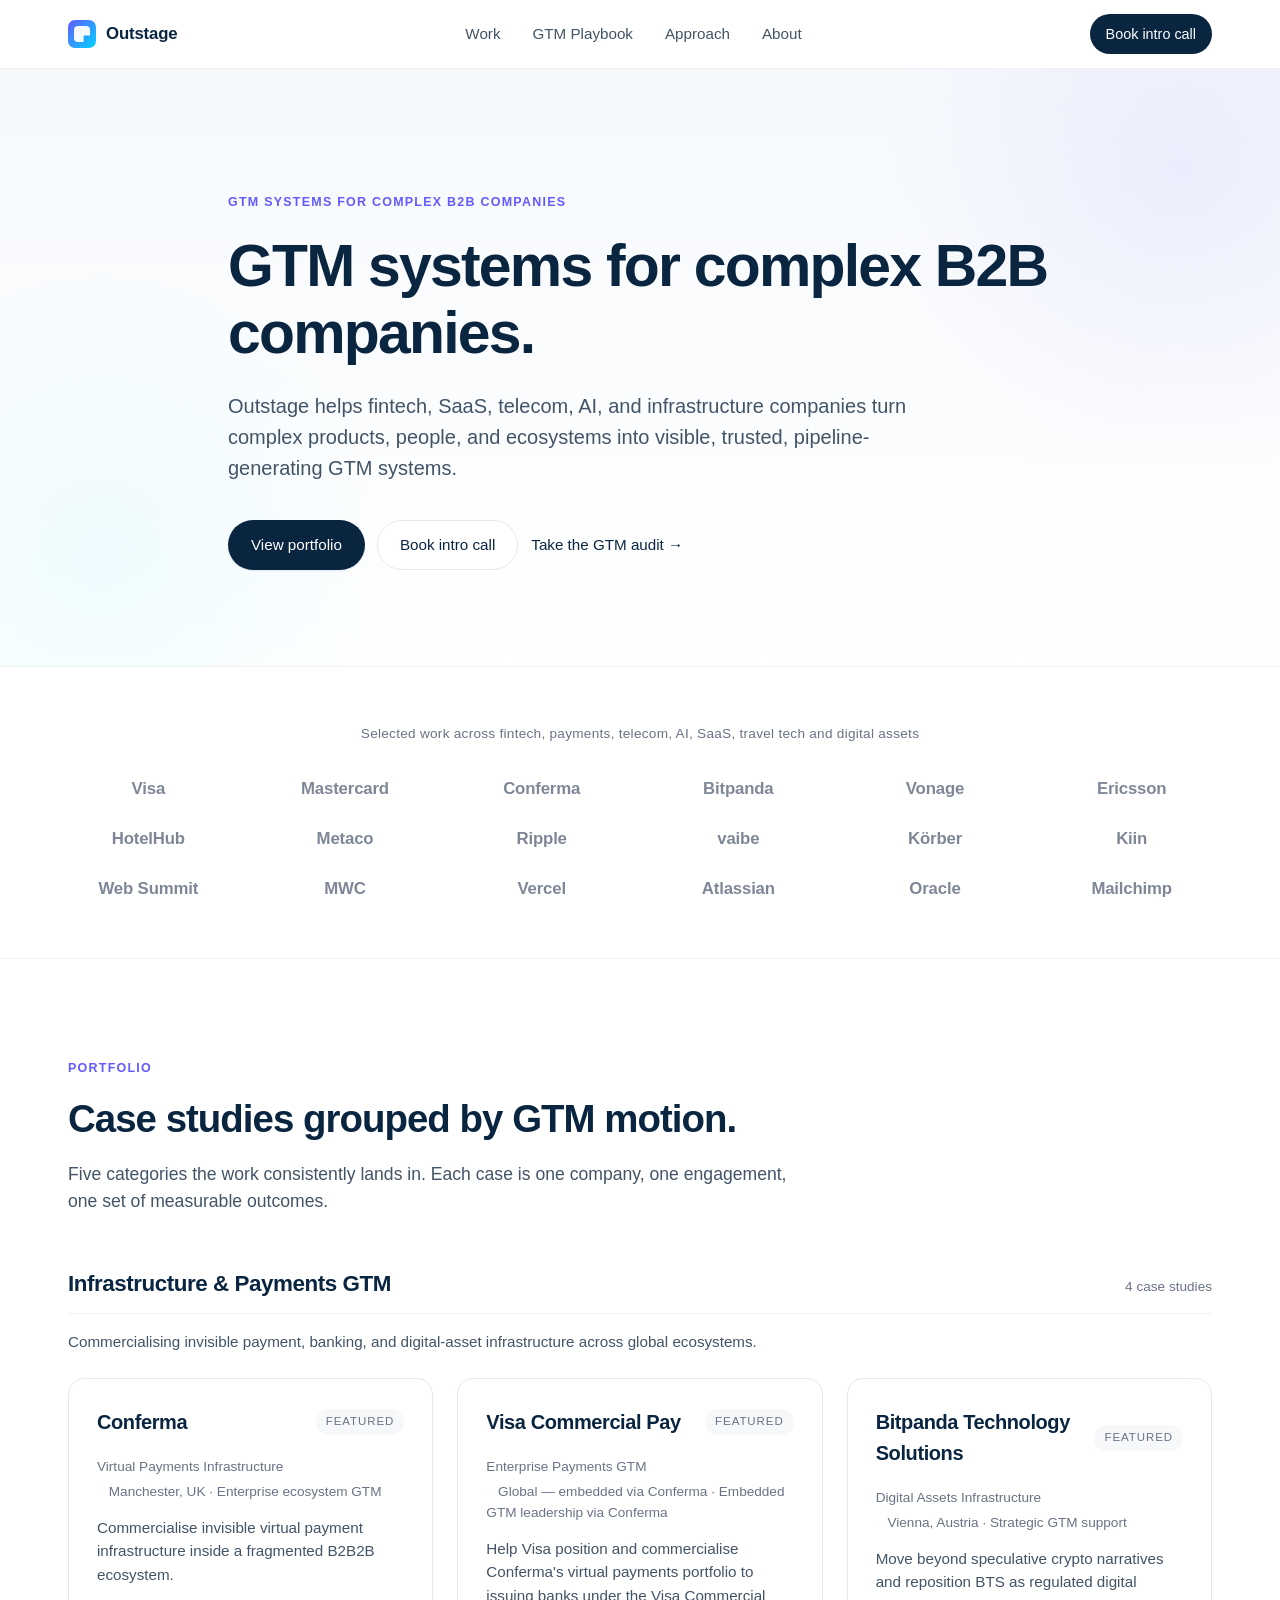
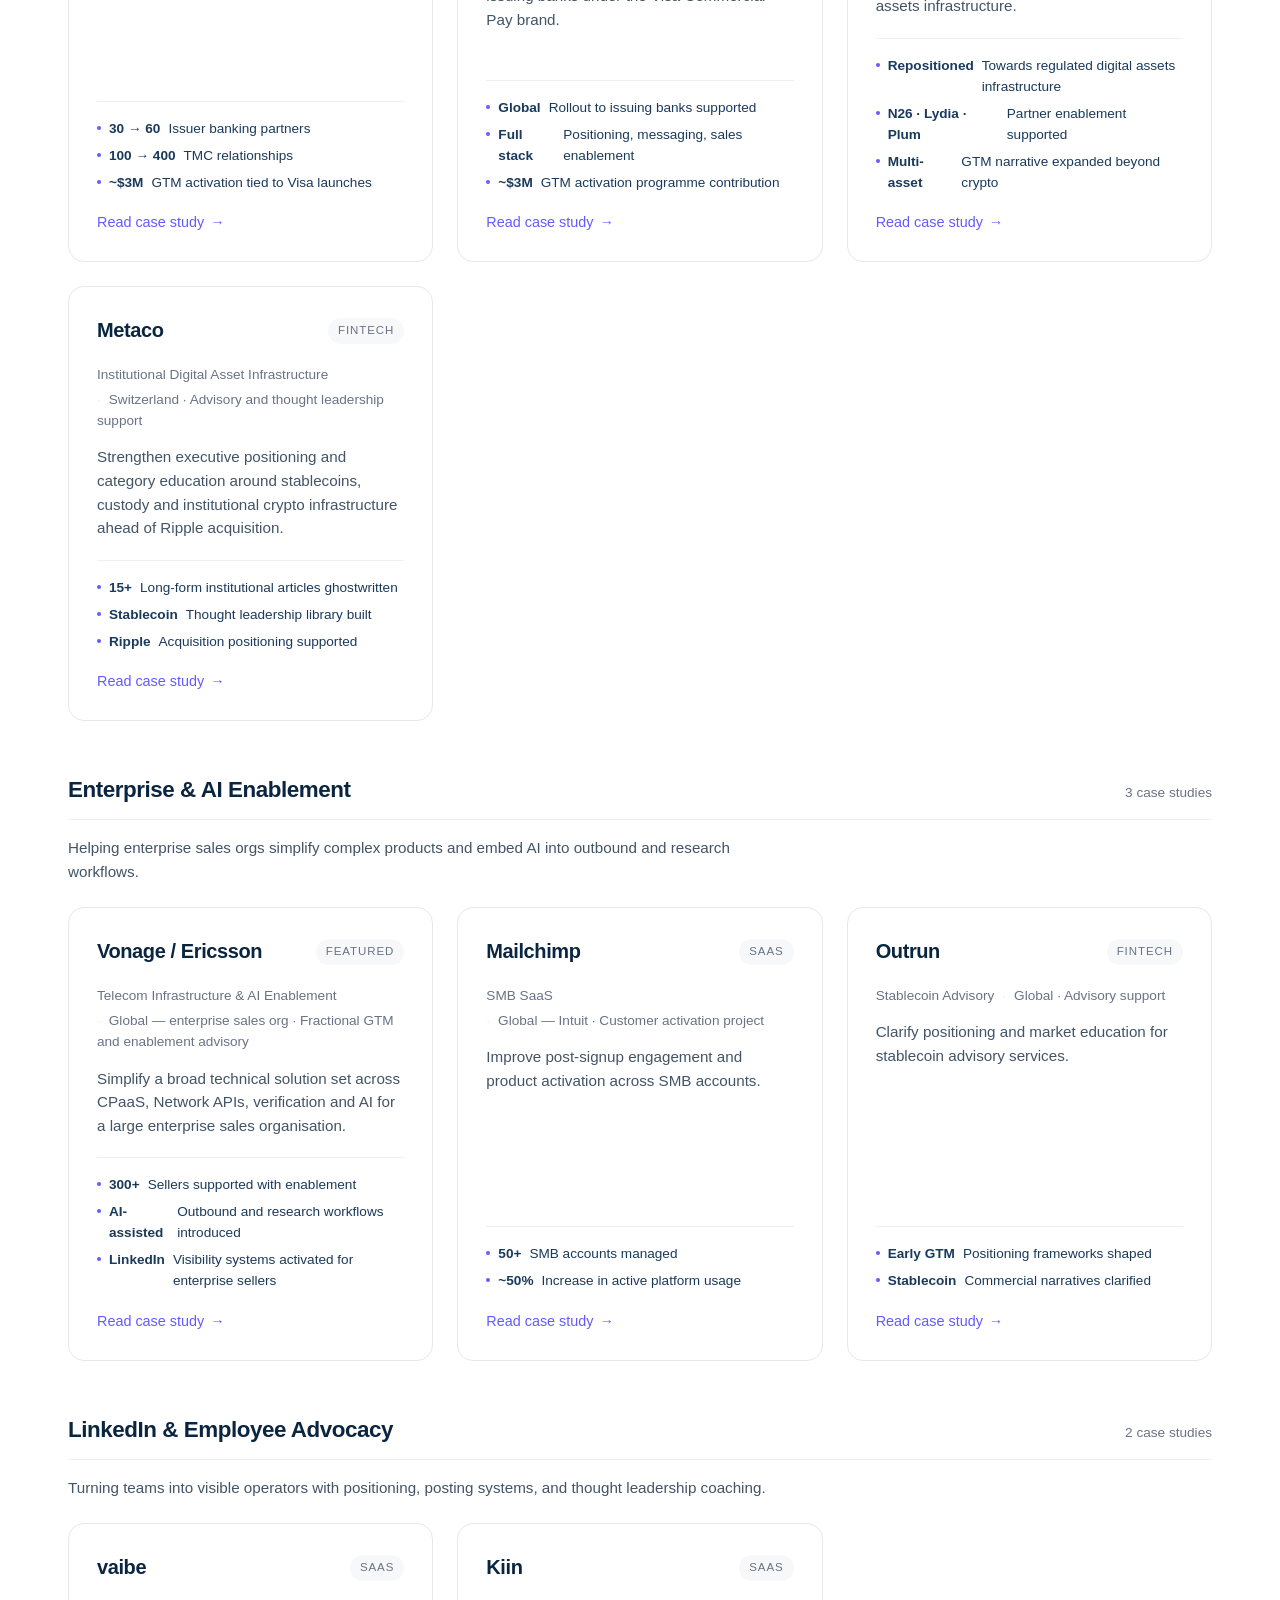
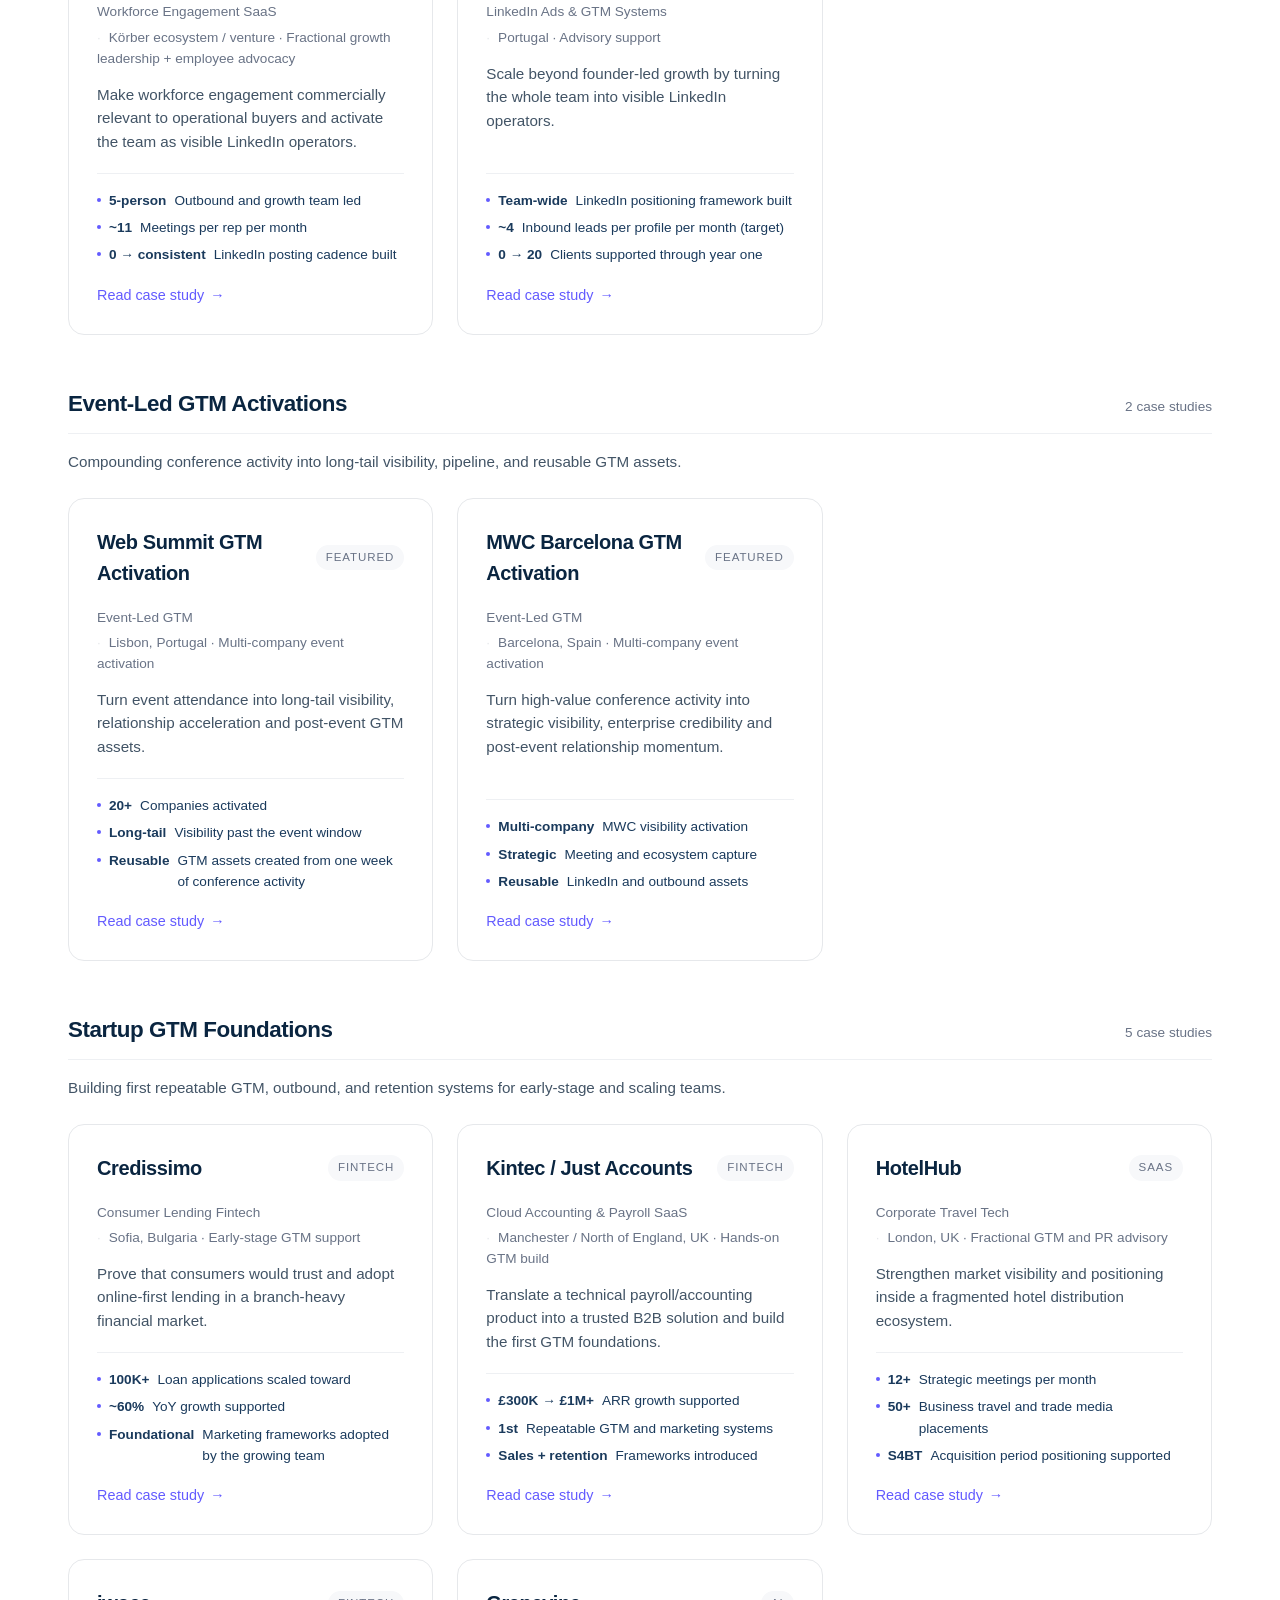
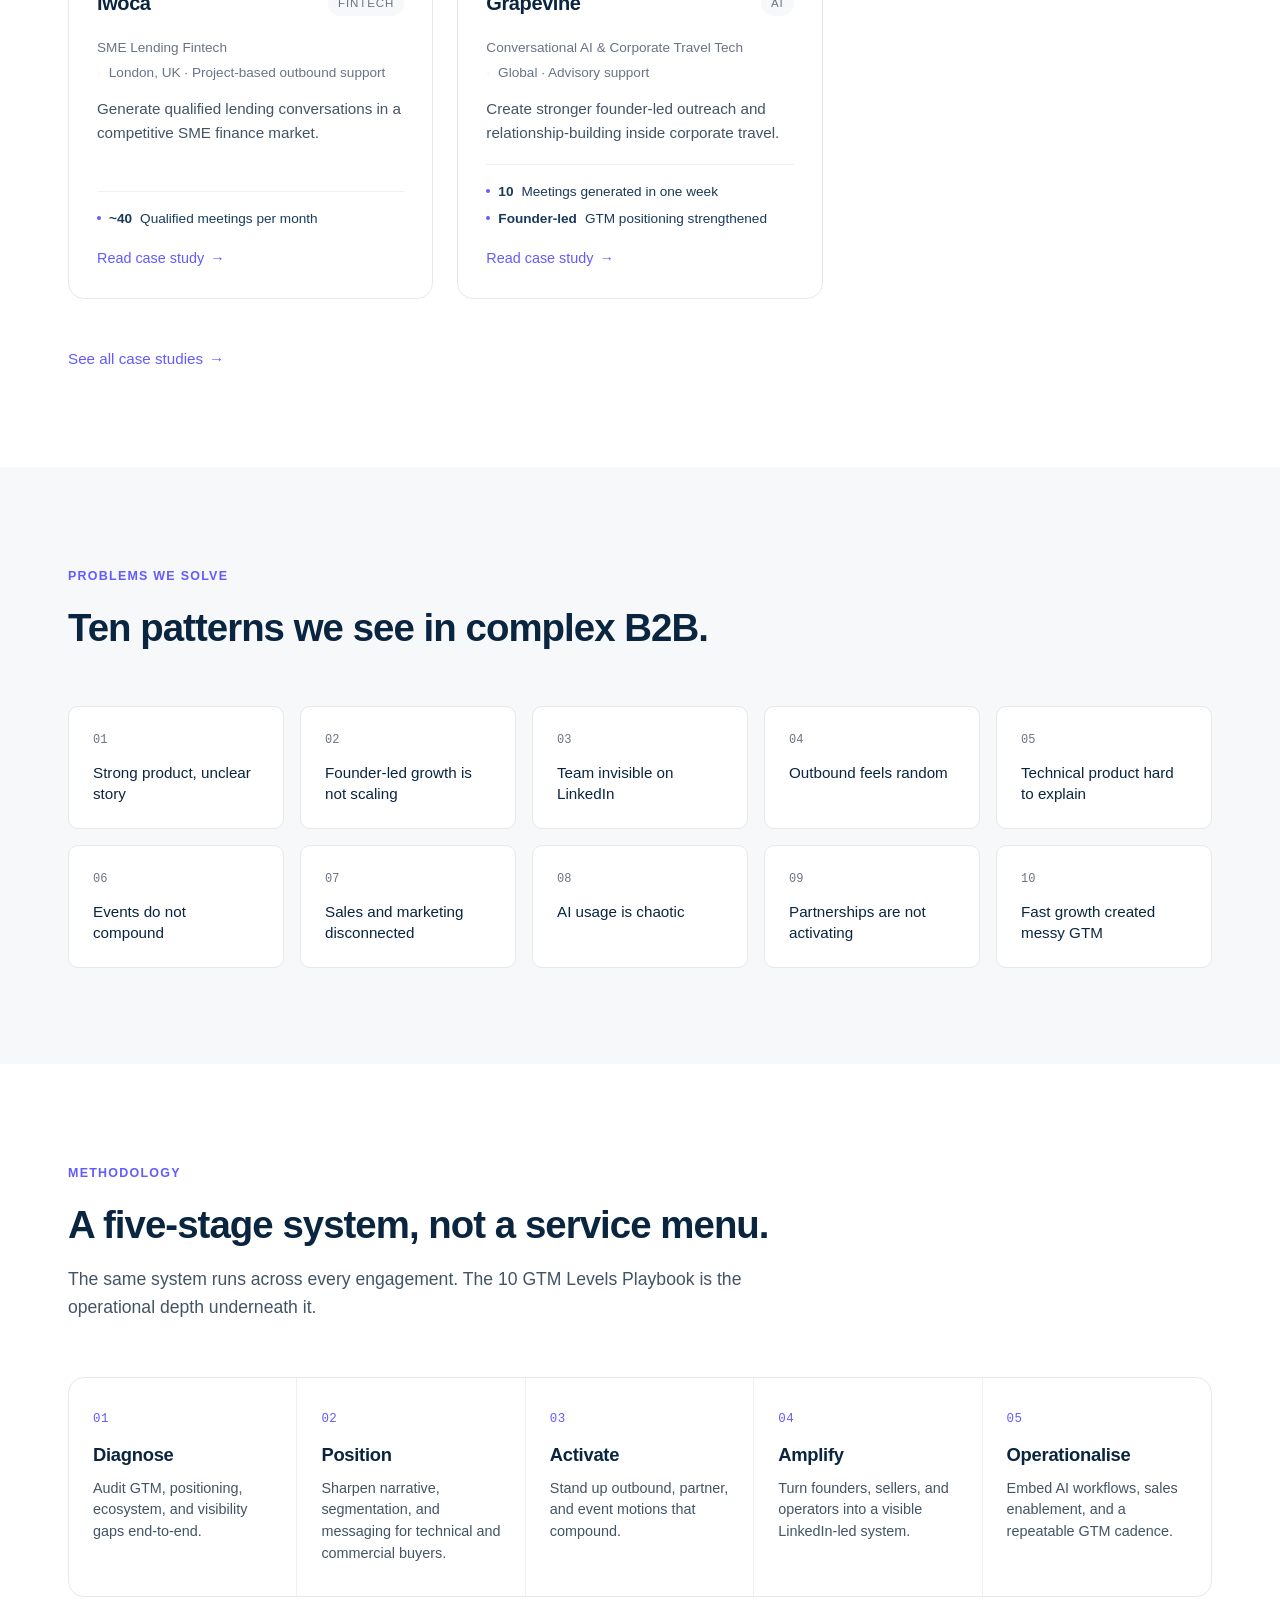
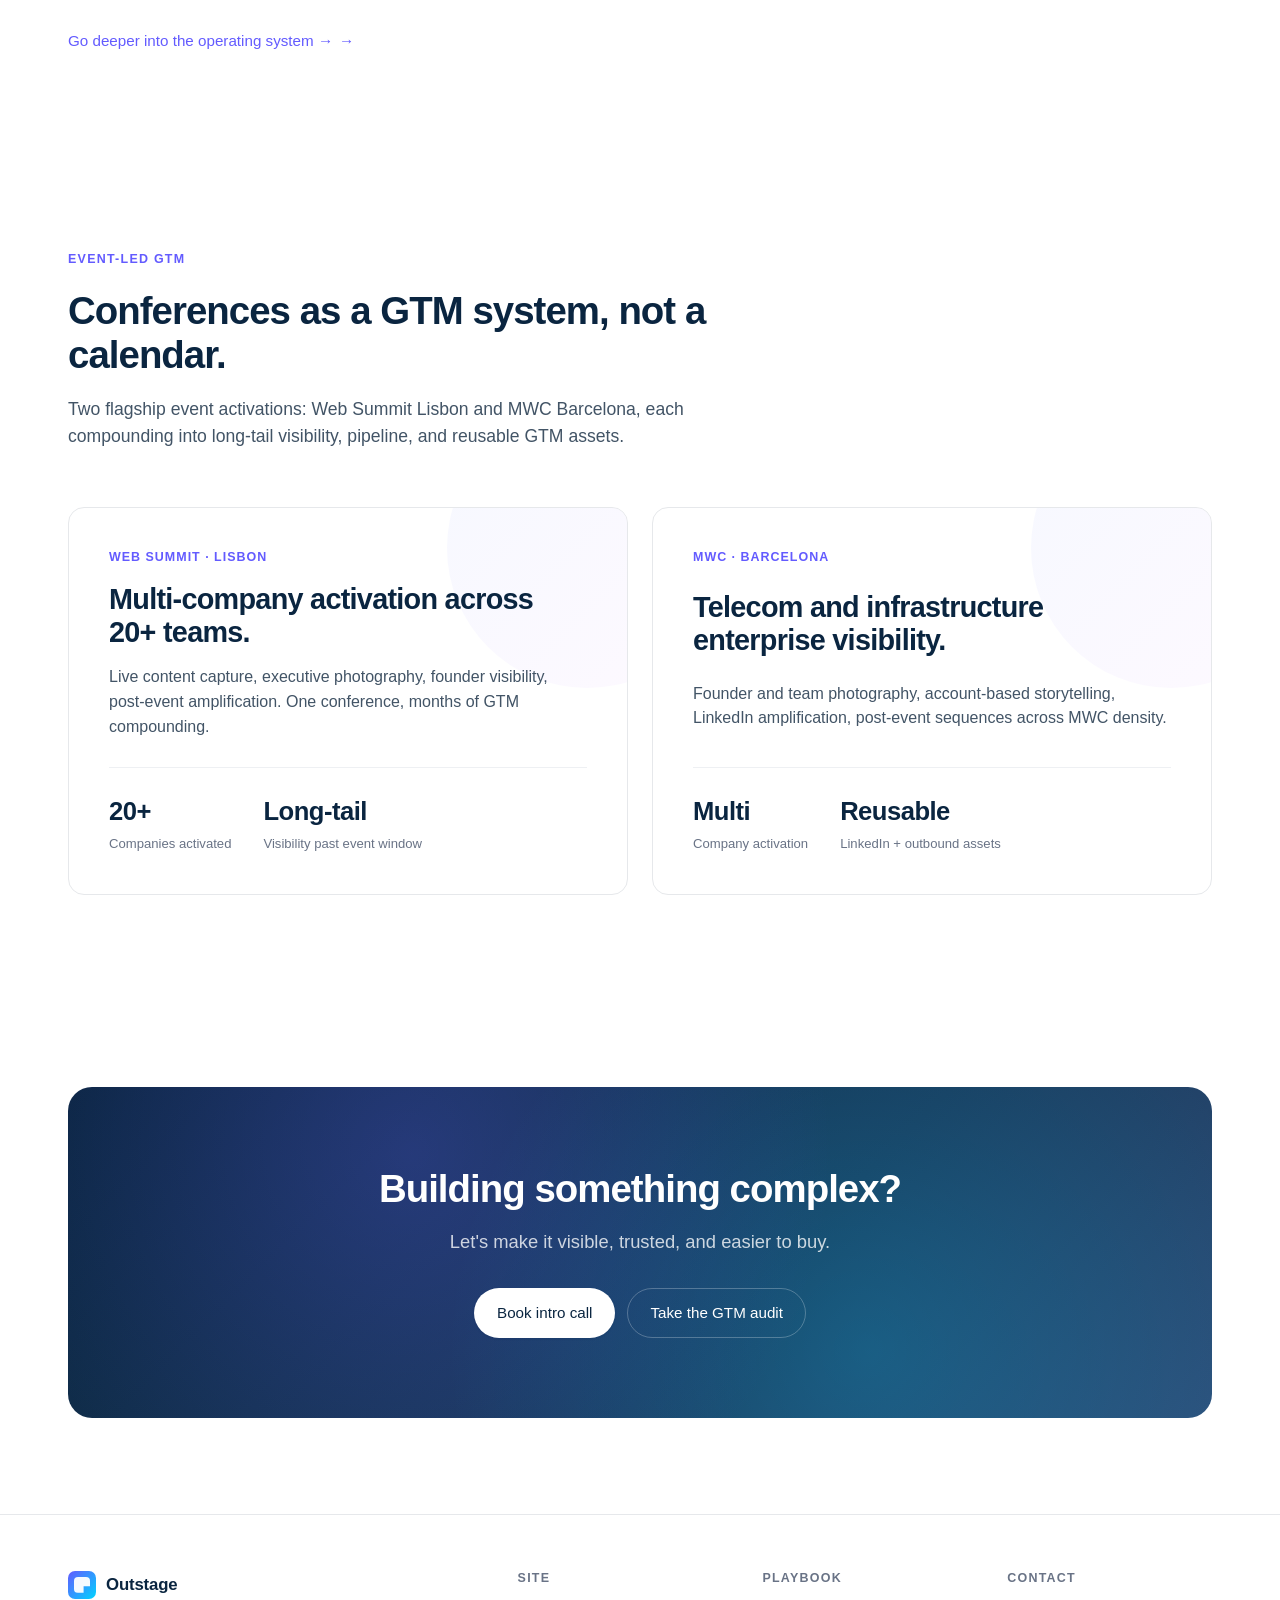
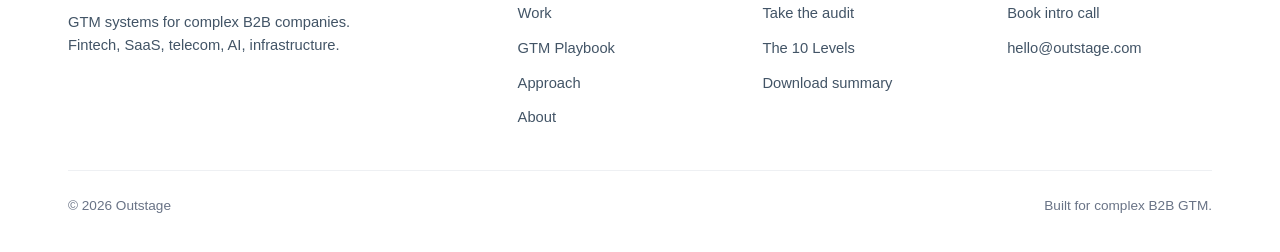
<file: index.html>
<!doctype html>
<html lang="en">
<head>
  <meta charset="utf-8" />
  <meta name="viewport" content="width=device-width,initial-scale=1" />
  <base href="./" />
  <title>Outstage — GTM systems for complex B2B companies</title>
  <meta name="description" content="Outstage helps fintech, SaaS, telecom, AI and infrastructure companies turn complex products into visible, trusted, pipeline-generating GTM systems." />
  <link rel="preconnect" href="https://rsms.me/" />
  <link rel="stylesheet" href="https://rsms.me/inter/inter.css" />
  <link rel="stylesheet" href="css/styles.css" />
</head>
<body>
  <header class="nav">
    <div class="nav-inner">
      <a class="brand" href="./"><span class="brand-mark"></span> Outstage</a>
      <nav class="nav-links">
        <a href="work.html">Work</a>
        <a href="playbook/">GTM Playbook</a>
        <a href="approach.html">Approach</a>
        <a href="about.html">About</a>
      </nav>
      <a class="nav-cta" href="contact.html">Book intro call</a>
    </div>
  </header>

  <main>
    <section class="hero">
      <div class="container hero-inner">
        <span class="eyebrow">GTM systems for complex B2B companies</span>
        <h1>GTM systems for complex B2B companies.</h1>
        <p class="hero-sub">Outstage helps fintech, SaaS, telecom, AI, and infrastructure companies turn complex products, people, and ecosystems into visible, trusted, pipeline-generating GTM systems.</p>
        <div class="btn-row">
          <a class="btn btn-primary" href="work.html">View portfolio</a>
          <a class="btn btn-secondary" href="contact.html">Book intro call</a>
          <a class="btn btn-ghost" href="playbook/">Take the GTM audit →</a>
        </div>
      </div>
    </section>

    <section class="logo-strip">
      <div class="container">
        <div class="logo-strip-label">Selected work across fintech, payments, telecom, AI, SaaS, travel tech and digital assets</div>
        <div class="logo-grid" id="logo-strip"></div>
      </div>
    </section>

    <section>
      <div class="container">
        <div class="section-head">
          <span class="eyebrow">Portfolio</span>
          <h2>Case studies grouped by GTM motion.</h2>
          <p>Five categories the work consistently lands in. Each case is one company, one engagement, one set of measurable outcomes.</p>
        </div>
        <div id="portfolio-groups"></div>
        <div style="margin-top:48px"><a class="arrow-link" href="work.html">See all case studies</a></div>
      </div>
    </section>

    <section class="problems-section">
      <div class="container">
        <div class="section-head">
          <span class="eyebrow">Problems we solve</span>
          <h2>Ten patterns we see in complex B2B.</h2>
        </div>
        <div class="problems-grid" id="problems-grid"></div>
      </div>
    </section>

    <section>
      <div class="container">
        <div class="section-head">
          <span class="eyebrow">Methodology</span>
          <h2>A five-stage system, not a service menu.</h2>
          <p>The same system runs across every engagement. The 10 GTM Levels Playbook is the operational depth underneath it.</p>
        </div>
        <div class="method-grid" id="method-grid"></div>
        <div style="margin-top:32px"><a class="arrow-link" href="playbook/">Go deeper into the operating system →</a></div>
      </div>
    </section>

    <section>
      <div class="container">
        <div class="section-head">
          <span class="eyebrow">Event-led GTM</span>
          <h2>Conferences as a GTM system, not a calendar.</h2>
          <p>Two flagship event activations: Web Summit Lisbon and MWC Barcelona, each compounding into long-tail visibility, pipeline, and reusable GTM assets.</p>
        </div>
        <div class="feature-row">
          <a class="feature-card" href="case-studies/case.html?slug=web-summit">
            <div class="feature-card-tag">Web Summit · Lisbon</div>
            <h3>Multi-company activation across 20+ teams.</h3>
            <p>Live content capture, executive photography, founder visibility, post-event amplification. One conference, months of GTM compounding.</p>
            <div class="feature-card-stats">
              <div><div class="feature-card-stat-num">20+</div><div class="feature-card-stat-label">Companies activated</div></div>
              <div><div class="feature-card-stat-num">Long-tail</div><div class="feature-card-stat-label">Visibility past event window</div></div>
            </div>
          </a>
          <a class="feature-card" href="case-studies/case.html?slug=mwc-barcelona">
            <div class="feature-card-tag">MWC · Barcelona</div>
            <h3>Telecom and infrastructure enterprise visibility.</h3>
            <p>Founder and team photography, account-based storytelling, LinkedIn amplification, post-event sequences across MWC density.</p>
            <div class="feature-card-stats">
              <div><div class="feature-card-stat-num">Multi</div><div class="feature-card-stat-label">Company activation</div></div>
              <div><div class="feature-card-stat-num">Reusable</div><div class="feature-card-stat-label">LinkedIn + outbound assets</div></div>
            </div>
          </a>
        </div>
      </div>
    </section>

    <section>
      <div class="container">
        <div class="cta-band">
          <h2>Building something complex?</h2>
          <p>Let's make it visible, trusted, and easier to buy.</p>
          <div class="btn-row" style="justify-content:center;display:flex">
            <a class="btn btn-primary" href="contact.html">Book intro call</a>
            <a class="btn btn-secondary" href="playbook/">Take the GTM audit</a>
          </div>
        </div>
      </div>
    </section>
  </main>

  <footer class="footer">
    <div class="container">
      <div class="footer-inner">
        <div class="footer-brand">
          <a class="brand" href="./"><span class="brand-mark"></span> Outstage</a>
          <p>GTM systems for complex B2B companies. Fintech, SaaS, telecom, AI, infrastructure.</p>
        </div>
        <div class="footer-col">
          <h5>Site</h5>
          <ul>
            <li><a href="work.html">Work</a></li>
            <li><a href="playbook/">GTM Playbook</a></li>
            <li><a href="approach.html">Approach</a></li>
            <li><a href="about.html">About</a></li>
          </ul>
        </div>
        <div class="footer-col">
          <h5>Playbook</h5>
          <ul>
            <li><a href="playbook/audit.html">Take the audit</a></li>
            <li><a href="playbook/">The 10 Levels</a></li>
            <li><a href="playbook/results.html">Download summary</a></li>
          </ul>
        </div>
        <div class="footer-col">
          <h5>Contact</h5>
          <ul>
            <li><a href="contact.html">Book intro call</a></li>
            <li><a href="mailto:hello@outstage.com">hello@outstage.com</a></li>
          </ul>
        </div>
      </div>
      <div class="footer-bottom">
        <span>© <span data-year></span> Outstage</span>
        <span>Built for complex B2B GTM.</span>
      </div>
    </div>
  </footer>

  <script src="js/data.js"></script>
  <script src="js/render.js"></script>
  <script src="js/site.js"></script>
  <script src="js/home.js"></script>
</body>
</html>
</file>
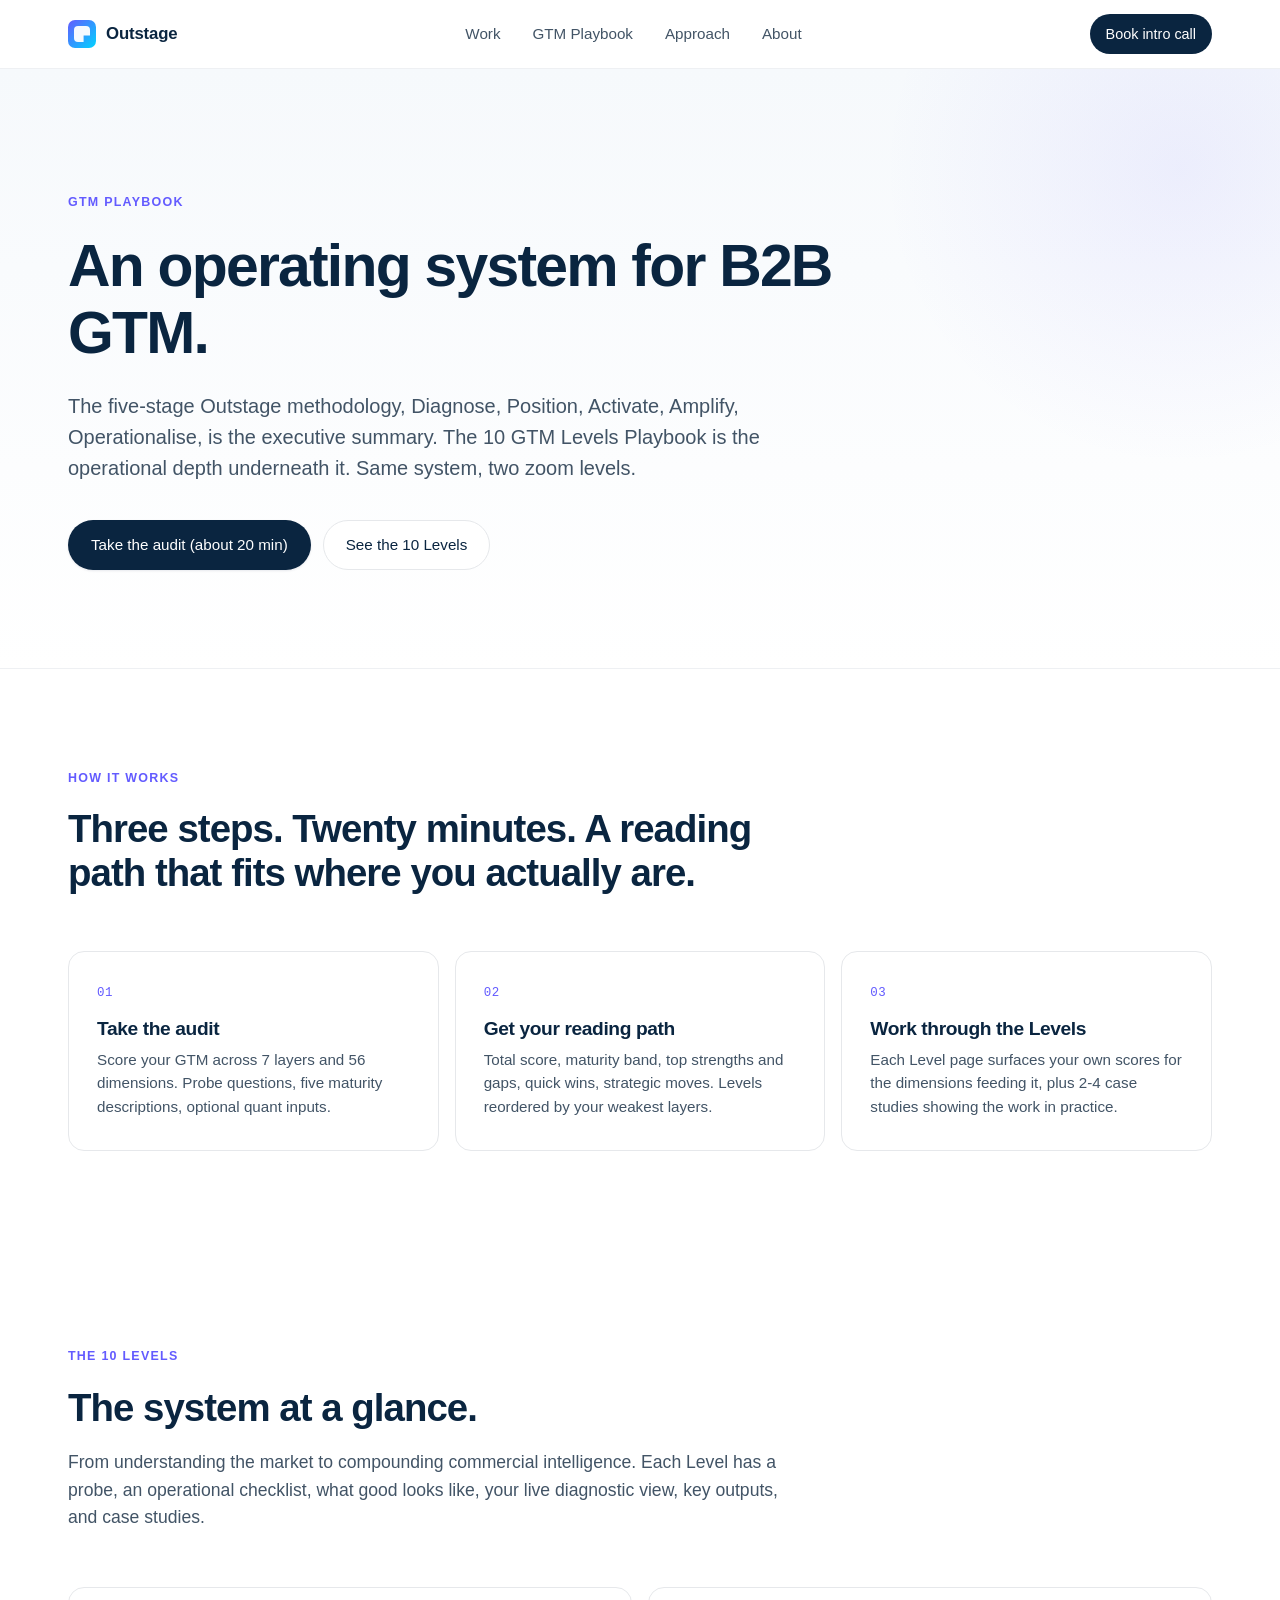
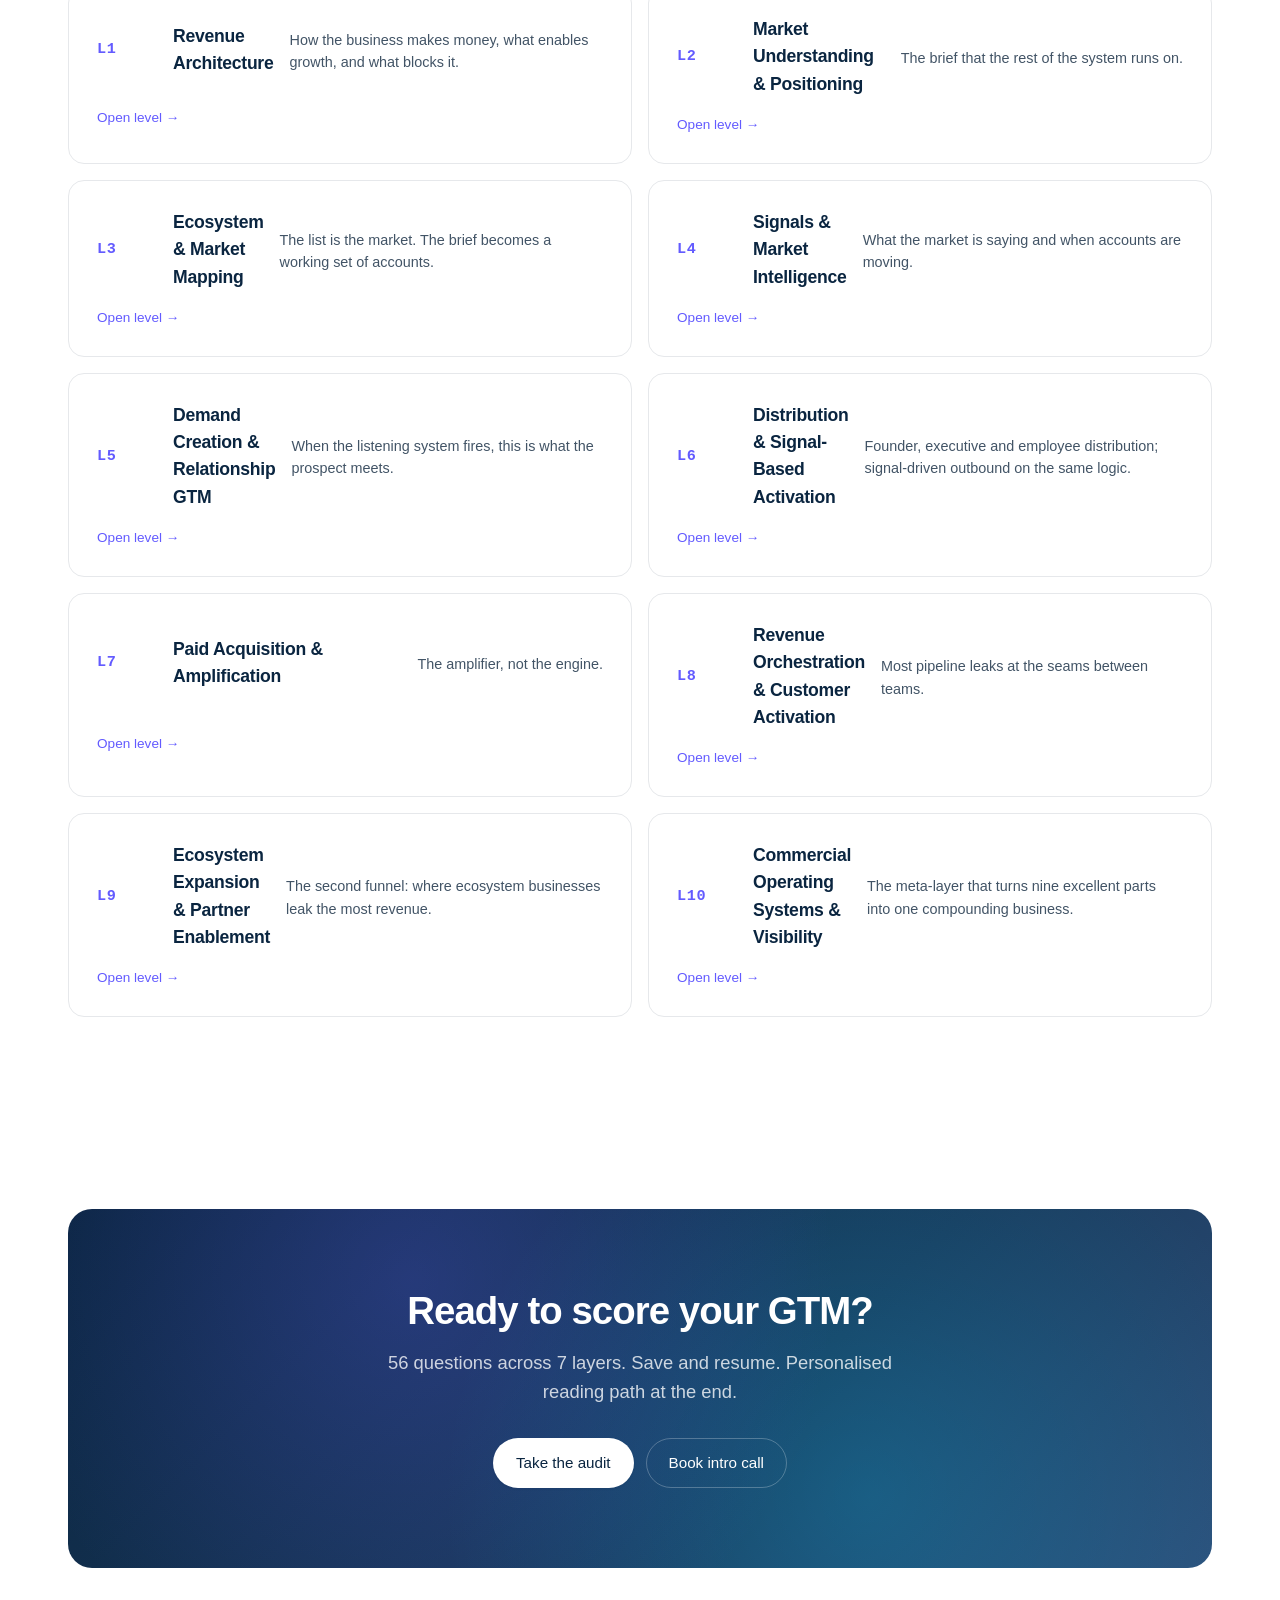
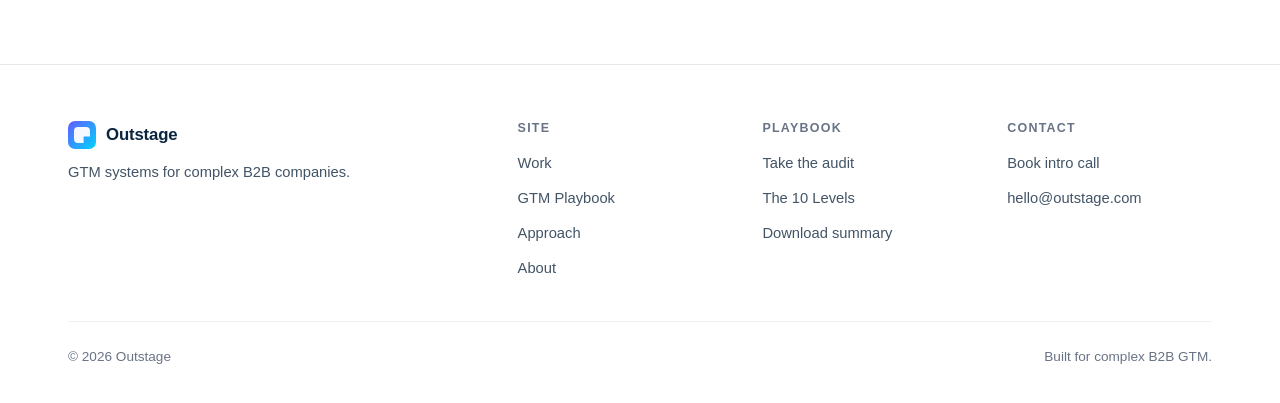
<file: playbook/index.html>
<!doctype html>
<html lang="en">
<head>
  <meta charset="utf-8" />
  <meta name="viewport" content="width=device-width,initial-scale=1" />
  <base href="../" />
  <title>GTM Playbook · Outstage</title>
  <meta name="description" content="The Outstage 10 GTM Levels operating system, taught as a learning experience, with a 56-dimension diagnostic." />
  <link rel="stylesheet" href="https://rsms.me/inter/inter.css" />
  <link rel="stylesheet" href="css/styles.css" />
</head>
<body>
  <header class="nav">
    <div class="nav-inner">
      <a class="brand" href="./"><span class="brand-mark"></span> Outstage</a>
      <nav class="nav-links">
        <a href="work.html">Work</a>
        <a href="playbook/">GTM Playbook</a>
        <a href="approach.html">Approach</a>
        <a href="about.html">About</a>
      </nav>
      <a class="nav-cta" href="contact.html">Book intro call</a>
    </div>
  </header>

  <main>
    <section class="pb-hero">
      <div class="container">
        <span class="eyebrow">GTM Playbook</span>
        <h1>An operating system for B2B GTM.</h1>
        <p class="hero-sub">The five-stage Outstage methodology, Diagnose, Position, Activate, Amplify, Operationalise, is the executive summary. The 10 GTM Levels Playbook is the operational depth underneath it. Same system, two zoom levels.</p>
        <div class="btn-row">
          <a class="btn btn-primary" href="playbook/audit.html">Take the audit (about 20 min)</a>
          <a class="btn btn-secondary" href="playbook/#levels">See the 10 Levels</a>
        </div>
        <div id="resume-state" style="margin-top:18px"></div>
      </div>
    </section>

    <section>
      <div class="container">
        <div class="section-head">
          <span class="eyebrow">How it works</span>
          <h2>Three steps. Twenty minutes. A reading path that fits where you actually are.</h2>
        </div>
        <div class="pb-how">
          <div class="pb-how-card">
            <div class="pb-how-num">01</div>
            <h3>Take the audit</h3>
            <p>Score your GTM across 7 layers and 56 dimensions. Probe questions, five maturity descriptions, optional quant inputs.</p>
          </div>
          <div class="pb-how-card">
            <div class="pb-how-num">02</div>
            <h3>Get your reading path</h3>
            <p>Total score, maturity band, top strengths and gaps, quick wins, strategic moves. Levels reordered by your weakest layers.</p>
          </div>
          <div class="pb-how-card">
            <div class="pb-how-num">03</div>
            <h3>Work through the Levels</h3>
            <p>Each Level page surfaces your own scores for the dimensions feeding it, plus 2-4 case studies showing the work in practice.</p>
          </div>
        </div>
      </div>
    </section>

    <section id="levels">
      <div class="container">
        <div class="section-head">
          <span class="eyebrow">The 10 Levels</span>
          <h2>The system at a glance.</h2>
          <p>From understanding the market to compounding commercial intelligence. Each Level has a probe, an operational checklist, what good looks like, your live diagnostic view, key outputs, and case studies.</p>
        </div>
        <div class="levels-grid" id="levels-grid"></div>
      </div>
    </section>

    <section>
      <div class="container">
        <div class="cta-band">
          <h2>Ready to score your GTM?</h2>
          <p>56 questions across 7 layers. Save and resume. Personalised reading path at the end.</p>
          <div class="btn-row" style="justify-content:center;display:flex">
            <a class="btn btn-primary" href="playbook/audit.html">Take the audit</a>
            <a class="btn btn-secondary" href="contact.html">Book intro call</a>
          </div>
        </div>
      </div>
    </section>
  </main>

  <footer class="footer">
    <div class="container">
      <div class="footer-inner">
        <div class="footer-brand"><a class="brand" href="./"><span class="brand-mark"></span> Outstage</a><p>GTM systems for complex B2B companies.</p></div>
        <div class="footer-col"><h5>Site</h5><ul><li><a href="work.html">Work</a></li><li><a href="playbook/">GTM Playbook</a></li><li><a href="approach.html">Approach</a></li><li><a href="about.html">About</a></li></ul></div>
        <div class="footer-col"><h5>Playbook</h5><ul><li><a href="playbook/audit.html">Take the audit</a></li><li><a href="playbook/">The 10 Levels</a></li><li><a href="playbook/results.html">Download summary</a></li></ul></div>
        <div class="footer-col"><h5>Contact</h5><ul><li><a href="contact.html">Book intro call</a></li><li><a href="mailto:hello@outstage.com">hello@outstage.com</a></li></ul></div>
      </div>
      <div class="footer-bottom"><span>© <span data-year></span> Outstage</span><span>Built for complex B2B GTM.</span></div>
    </div>
  </footer>

  <script src="js/data.js"></script>
  <script src="js/render.js"></script>
  <script src="js/site.js"></script>
  <script src="js/playbook-core.js"></script>
  <script src="js/playbook-intro.js"></script>
</body>
</html>
</file>
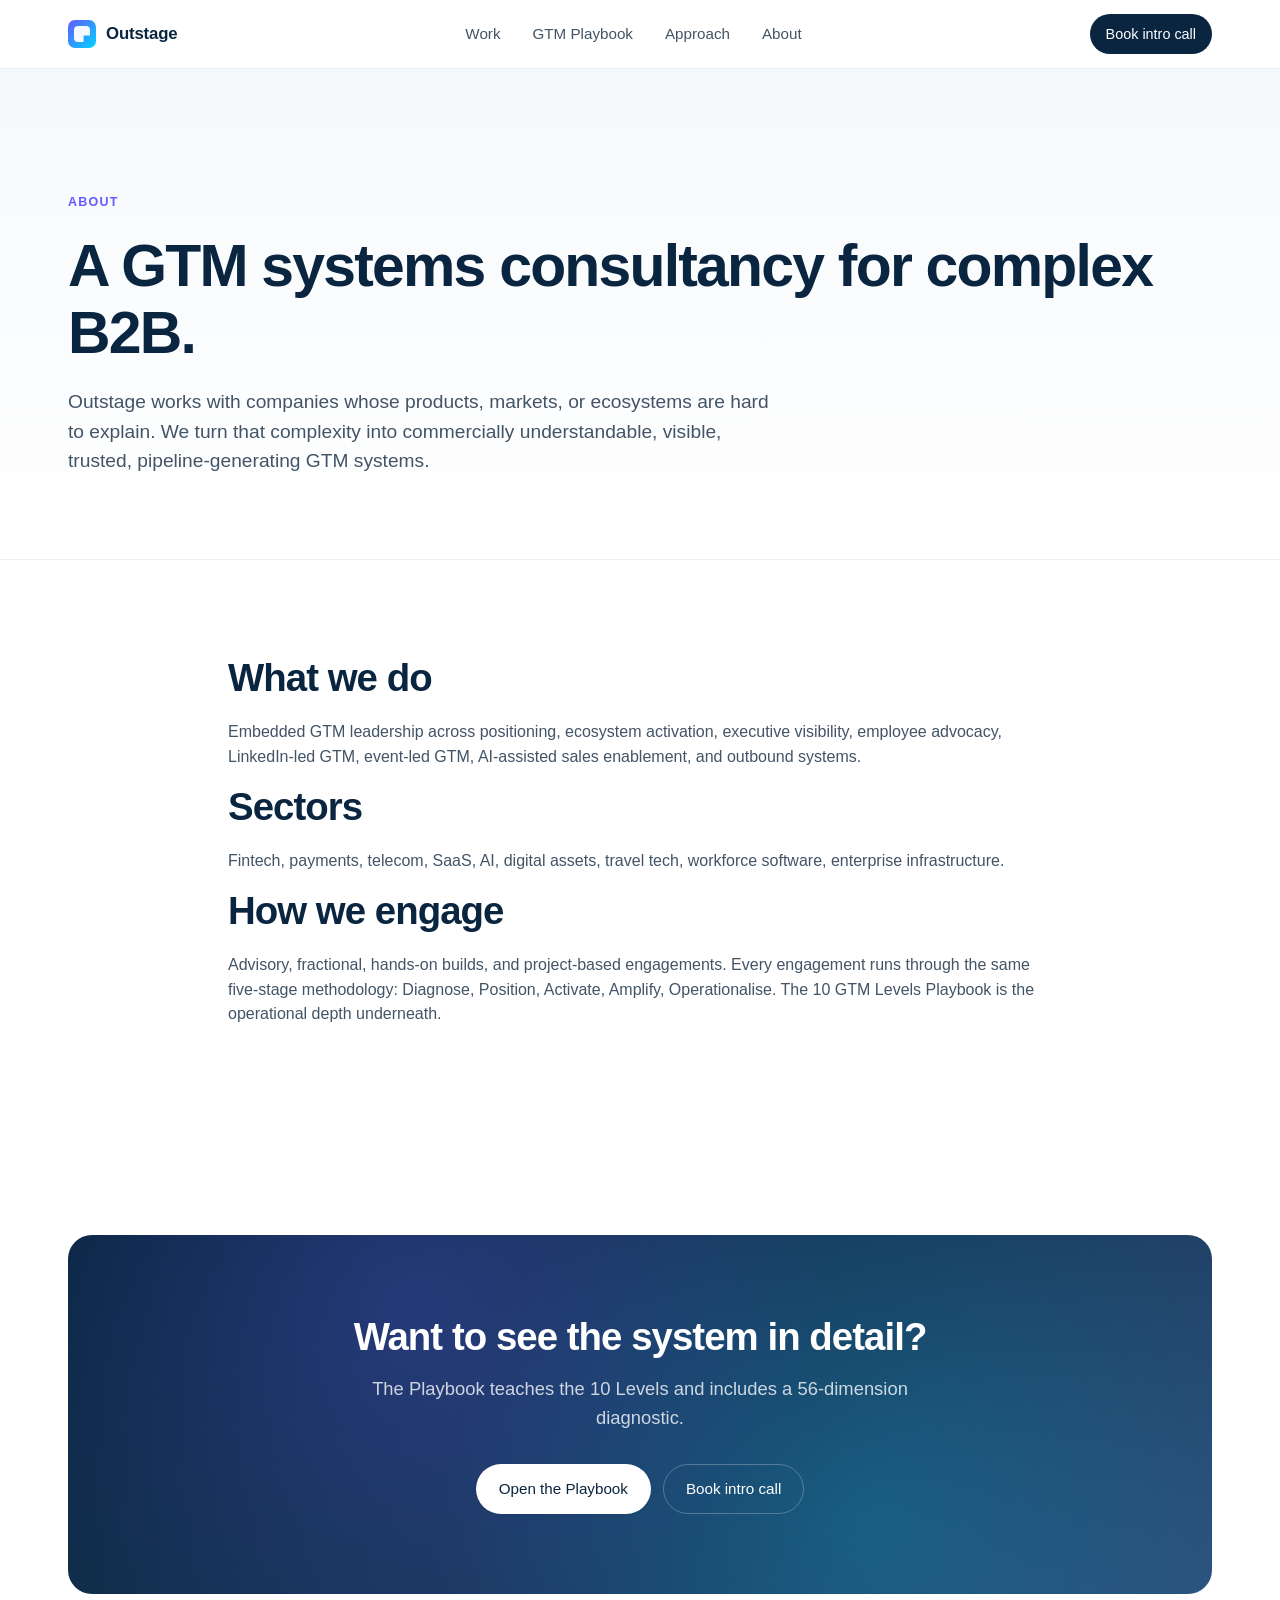
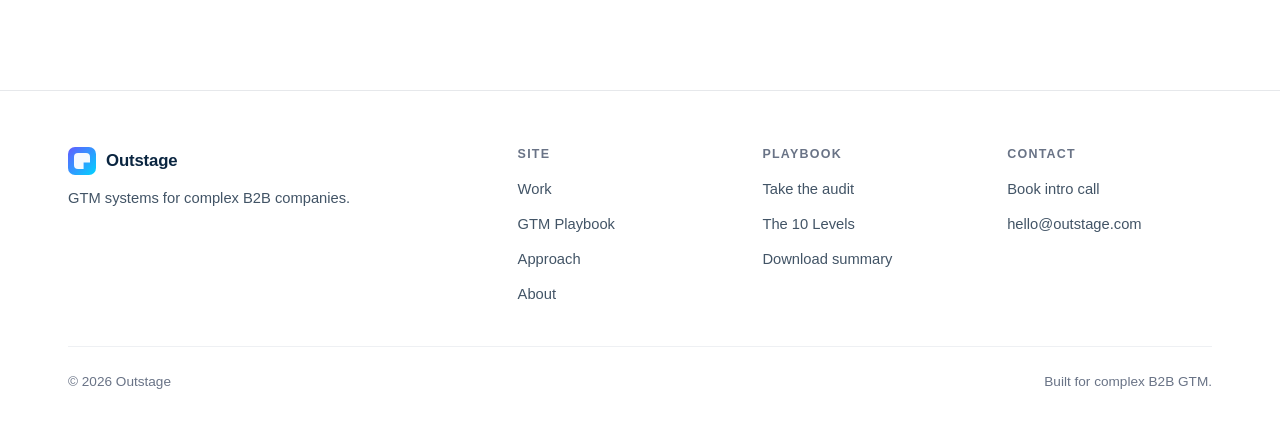
<file: about.html>
<!doctype html>
<html lang="en">
<head>
  <meta charset="utf-8" />
  <meta name="viewport" content="width=device-width,initial-scale=1" />
  <base href="./" />
  <title>About · Outstage</title>
  <meta name="description" content="Outstage is a GTM systems consultancy for complex B2B companies. Fintech, SaaS, telecom, AI, infrastructure, digital assets." />
  <link rel="stylesheet" href="https://rsms.me/inter/inter.css" />
  <link rel="stylesheet" href="css/styles.css" />
</head>
<body>
  <header class="nav">
    <div class="nav-inner">
      <a class="brand" href="./"><span class="brand-mark"></span> Outstage</a>
      <nav class="nav-links">
        <a href="work.html">Work</a>
        <a href="playbook/">GTM Playbook</a>
        <a href="approach.html">Approach</a>
        <a href="about.html">About</a>
      </nav>
      <a class="nav-cta" href="contact.html">Book intro call</a>
    </div>
  </header>

  <main>
    <section class="page-header">
      <div class="container">
        <span class="eyebrow">About</span>
        <h1>A GTM systems consultancy for complex B2B.</h1>
        <p>Outstage works with companies whose products, markets, or ecosystems are hard to explain. We turn that complexity into commercially understandable, visible, trusted, pipeline-generating GTM systems.</p>
      </div>
    </section>

    <section>
      <div class="container container-narrow">
        <h2>What we do</h2>
        <p>Embedded GTM leadership across positioning, ecosystem activation, executive visibility, employee advocacy, LinkedIn-led GTM, event-led GTM, AI-assisted sales enablement, and outbound systems.</p>

        <h2>Sectors</h2>
        <p>Fintech, payments, telecom, SaaS, AI, digital assets, travel tech, workforce software, enterprise infrastructure.</p>

        <h2>How we engage</h2>
        <p>Advisory, fractional, hands-on builds, and project-based engagements. Every engagement runs through the same five-stage methodology: Diagnose, Position, Activate, Amplify, Operationalise. The 10 GTM Levels Playbook is the operational depth underneath.</p>
      </div>
    </section>

    <section>
      <div class="container">
        <div class="cta-band">
          <h2>Want to see the system in detail?</h2>
          <p>The Playbook teaches the 10 Levels and includes a 56-dimension diagnostic.</p>
          <div class="btn-row" style="justify-content:center;display:flex">
            <a class="btn btn-primary" href="playbook/">Open the Playbook</a>
            <a class="btn btn-secondary" href="contact.html">Book intro call</a>
          </div>
        </div>
      </div>
    </section>
  </main>

  <footer class="footer">
    <div class="container">
      <div class="footer-inner">
        <div class="footer-brand"><a class="brand" href="./"><span class="brand-mark"></span> Outstage</a><p>GTM systems for complex B2B companies.</p></div>
        <div class="footer-col"><h5>Site</h5><ul><li><a href="work.html">Work</a></li><li><a href="playbook/">GTM Playbook</a></li><li><a href="approach.html">Approach</a></li><li><a href="about.html">About</a></li></ul></div>
        <div class="footer-col"><h5>Playbook</h5><ul><li><a href="playbook/audit.html">Take the audit</a></li><li><a href="playbook/">The 10 Levels</a></li><li><a href="playbook/results.html">Download summary</a></li></ul></div>
        <div class="footer-col"><h5>Contact</h5><ul><li><a href="contact.html">Book intro call</a></li><li><a href="mailto:hello@outstage.com">hello@outstage.com</a></li></ul></div>
      </div>
      <div class="footer-bottom"><span>© <span data-year></span> Outstage</span><span>Built for complex B2B GTM.</span></div>
    </div>
  </footer>

  <script src="js/site.js"></script>
</body>
</html>
</file>
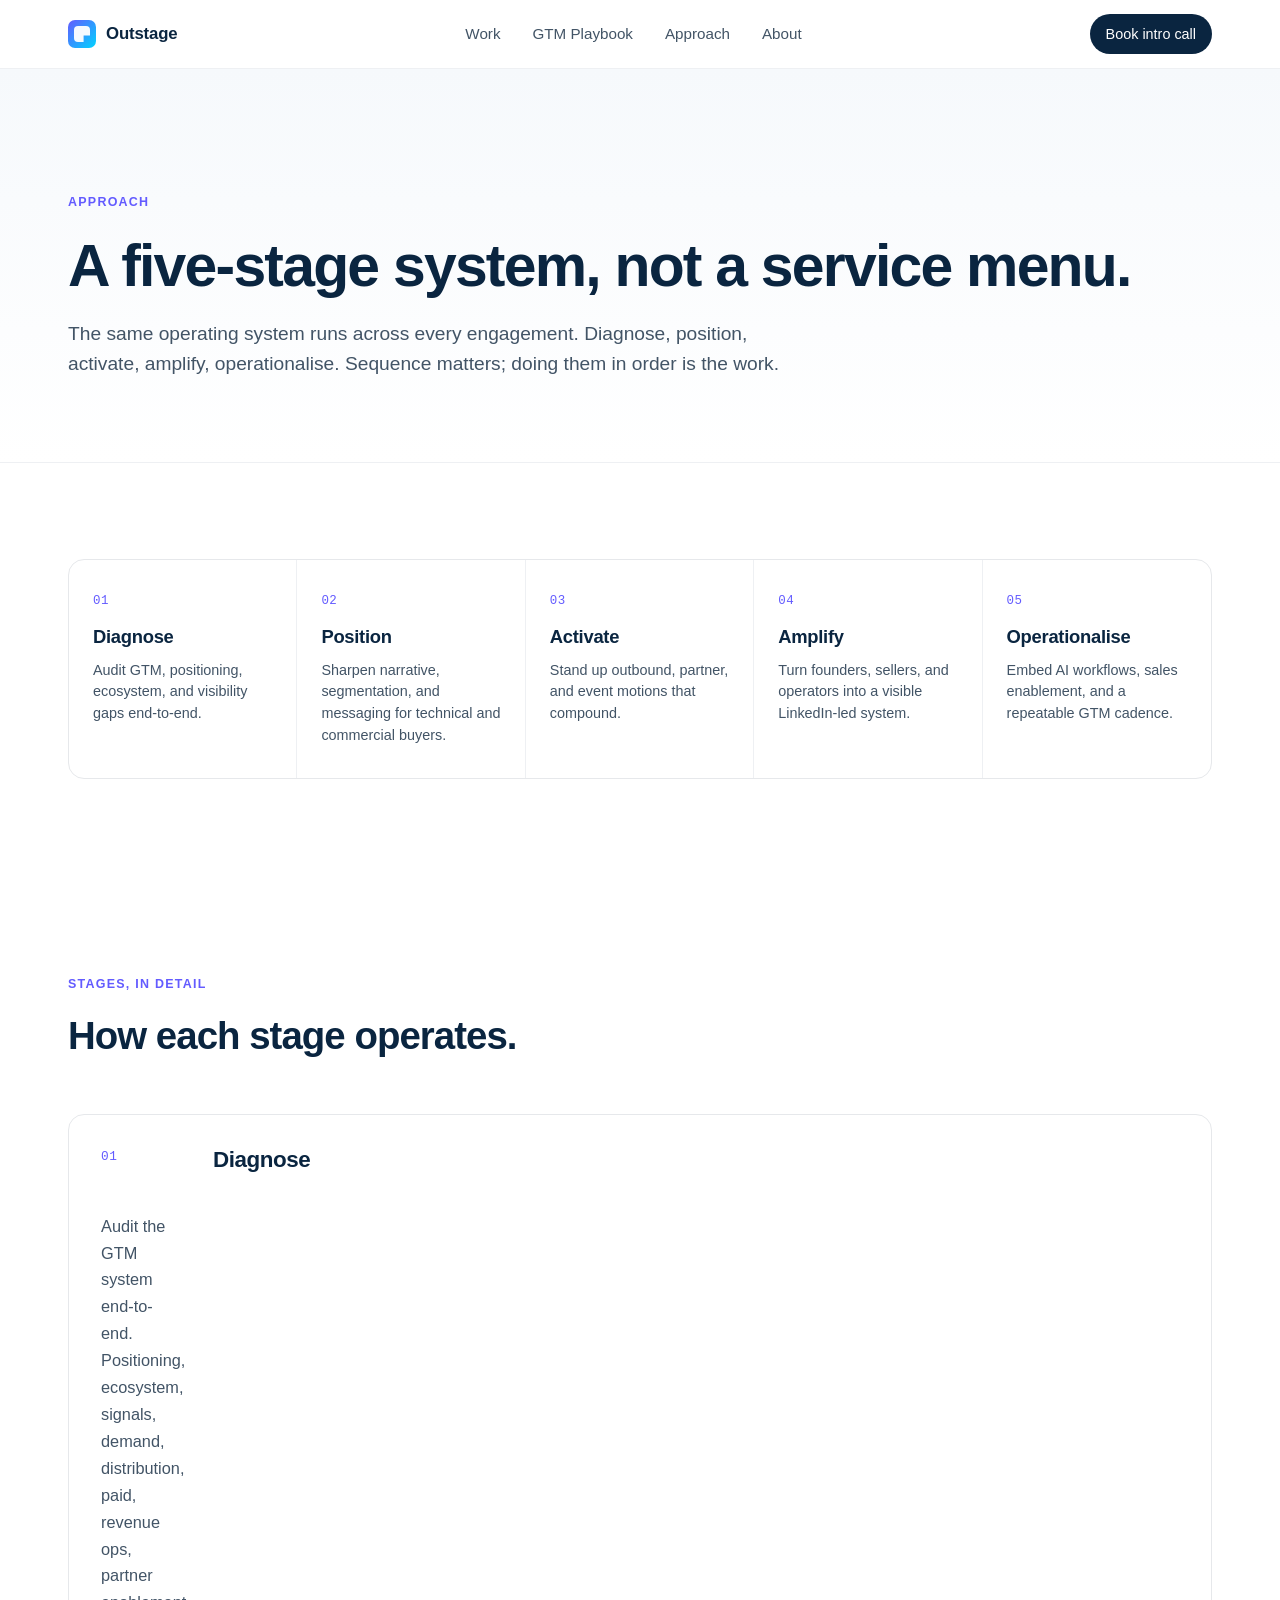
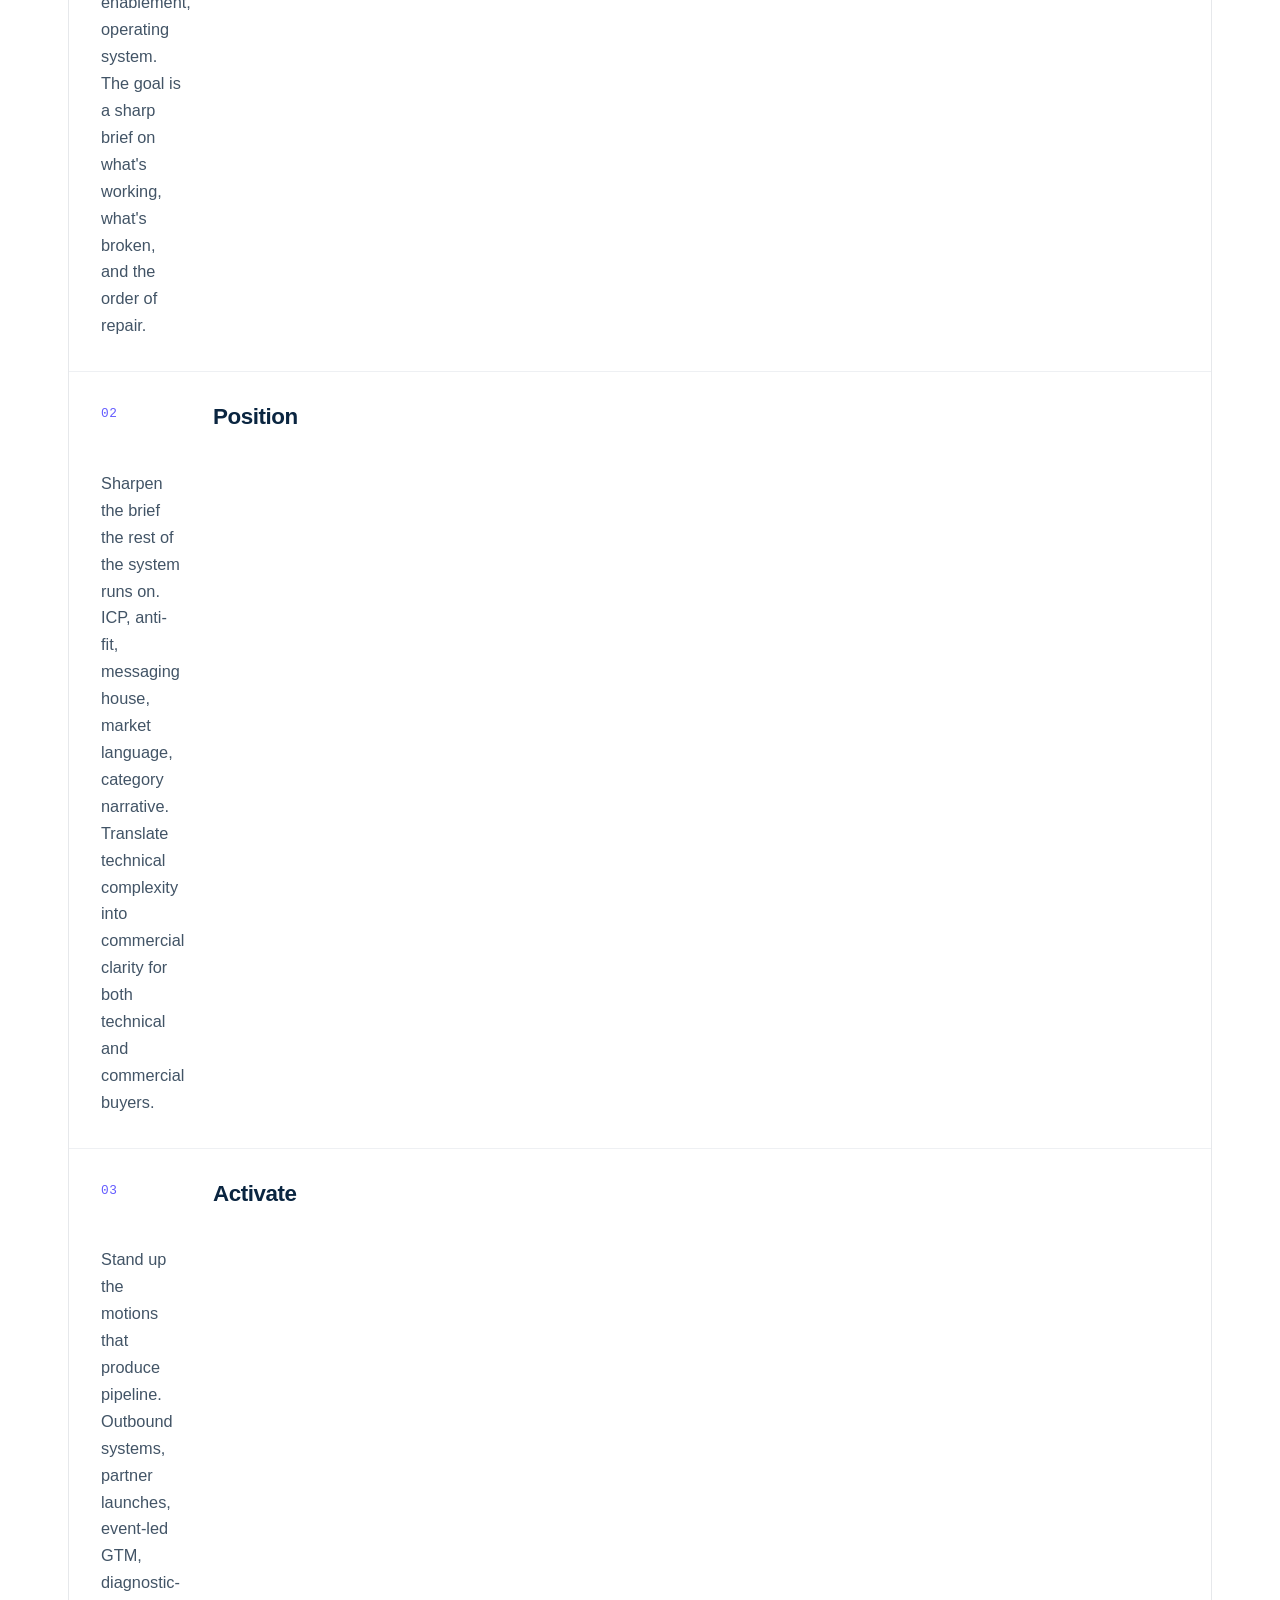
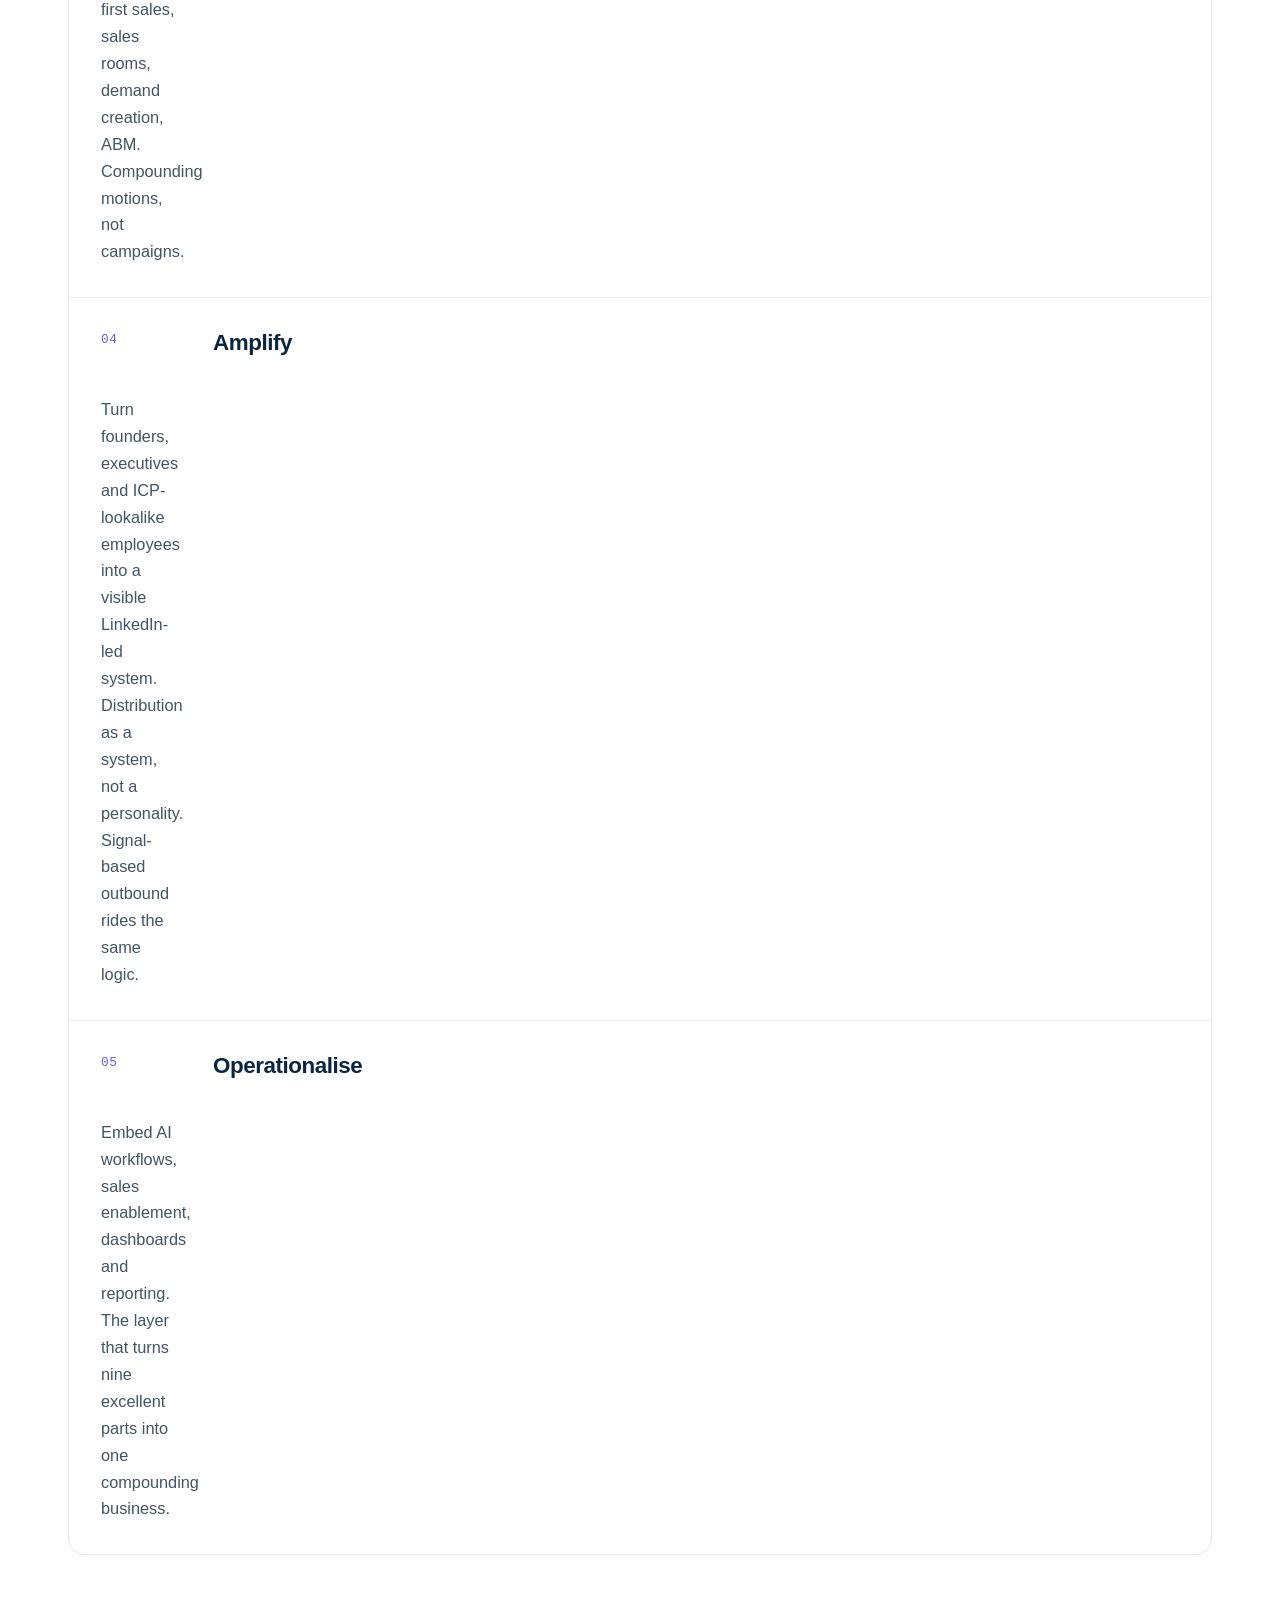
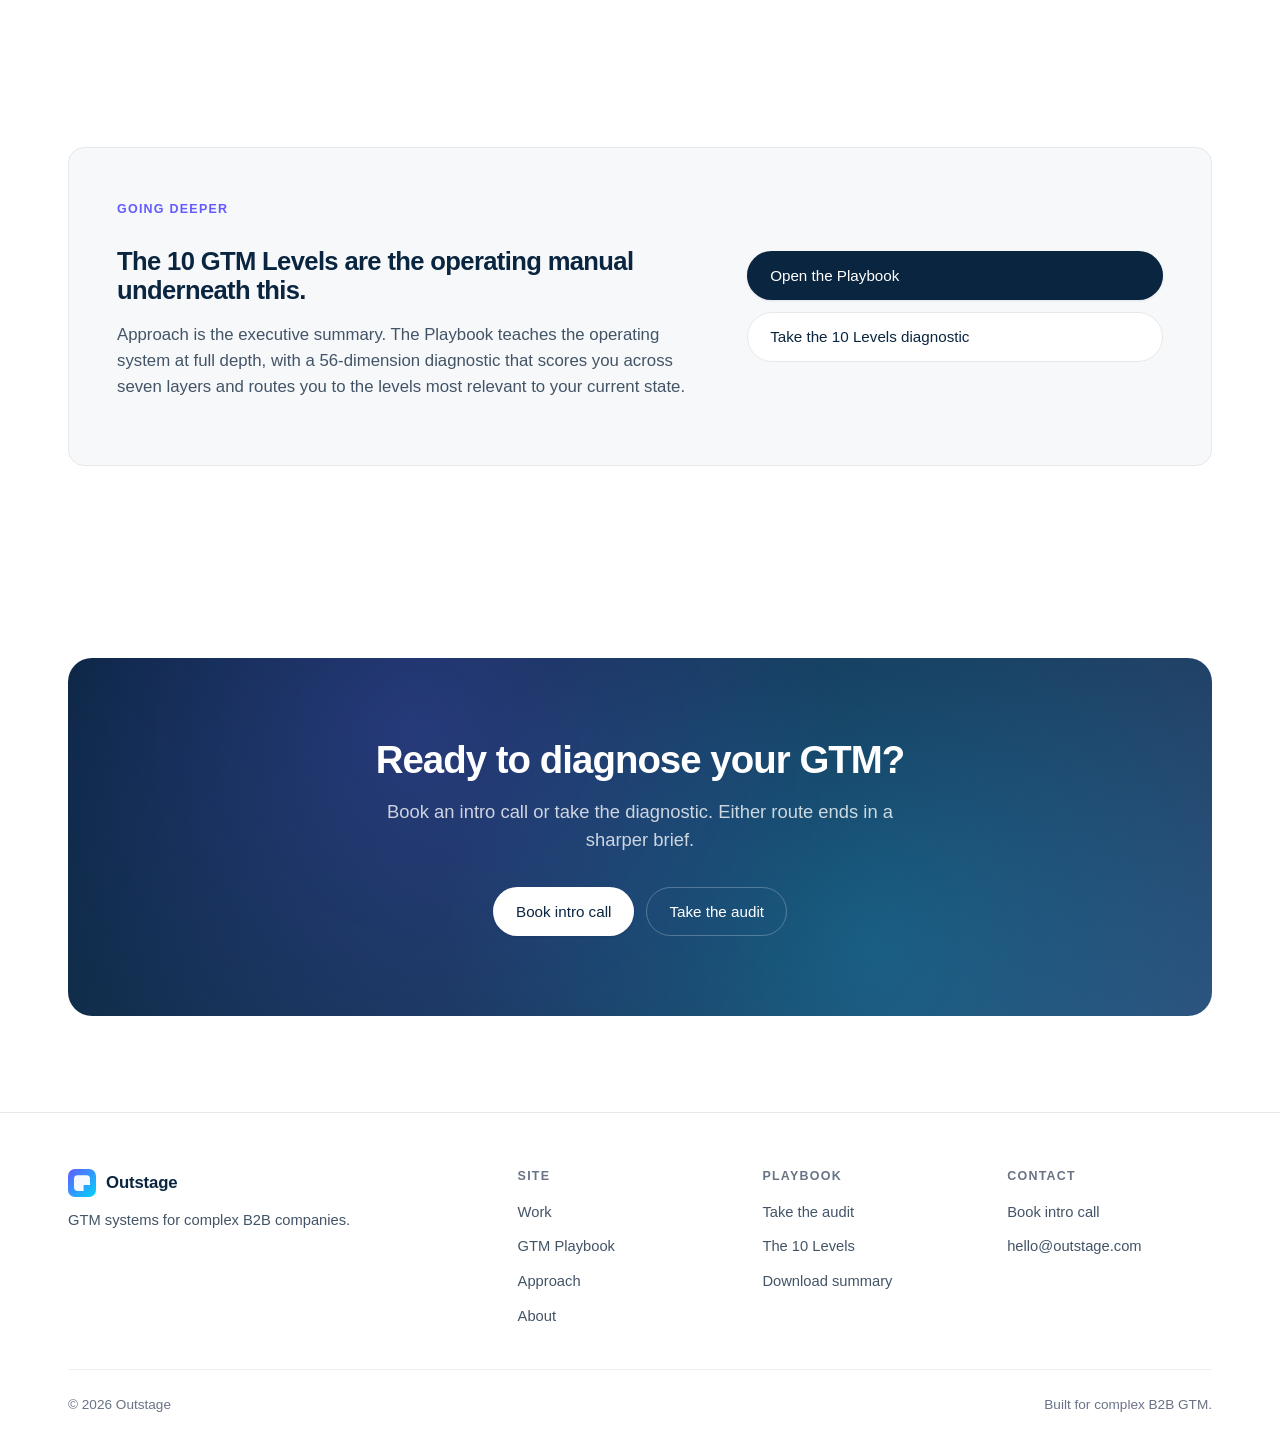
<file: approach.html>
<!doctype html>
<html lang="en">
<head>
  <meta charset="utf-8" />
  <meta name="viewport" content="width=device-width,initial-scale=1" />
  <base href="./" />
  <title>Approach · Outstage</title>
  <meta name="description" content="The Outstage methodology. Five stages from diagnosis to operating system. The 10 GTM Levels Playbook is the operational depth underneath." />
  <link rel="stylesheet" href="https://rsms.me/inter/inter.css" />
  <link rel="stylesheet" href="css/styles.css" />
</head>
<body>
  <header class="nav">
    <div class="nav-inner">
      <a class="brand" href="./"><span class="brand-mark"></span> Outstage</a>
      <nav class="nav-links">
        <a href="work.html">Work</a>
        <a href="playbook/">GTM Playbook</a>
        <a href="approach.html">Approach</a>
        <a href="about.html">About</a>
      </nav>
      <a class="nav-cta" href="contact.html">Book intro call</a>
    </div>
  </header>

  <main>
    <section class="page-header">
      <div class="container">
        <span class="eyebrow">Approach</span>
        <h1>A five-stage system, not a service menu.</h1>
        <p>The same operating system runs across every engagement. Diagnose, position, activate, amplify, operationalise. Sequence matters; doing them in order is the work.</p>
      </div>
    </section>

    <section>
      <div class="container">
        <div class="method-grid" id="method-grid"></div>
      </div>
    </section>

    <section>
      <div class="container">
        <div class="section-head">
          <span class="eyebrow">Stages, in detail</span>
          <h2>How each stage operates.</h2>
        </div>
        <div class="approach-stages">
          <div class="approach-stage">
            <div class="approach-stage-num">01</div>
            <h3>Diagnose</h3>
            <p>Audit the GTM system end-to-end. Positioning, ecosystem, signals, demand, distribution, paid, revenue ops, partner enablement, operating system. The goal is a sharp brief on what's working, what's broken, and the order of repair.</p>
          </div>
          <div class="approach-stage">
            <div class="approach-stage-num">02</div>
            <h3>Position</h3>
            <p>Sharpen the brief the rest of the system runs on. ICP, anti-fit, messaging house, market language, category narrative. Translate technical complexity into commercial clarity for both technical and commercial buyers.</p>
          </div>
          <div class="approach-stage">
            <div class="approach-stage-num">03</div>
            <h3>Activate</h3>
            <p>Stand up the motions that produce pipeline. Outbound systems, partner launches, event-led GTM, diagnostic-first sales, sales rooms, demand creation, ABM. Compounding motions, not campaigns.</p>
          </div>
          <div class="approach-stage">
            <div class="approach-stage-num">04</div>
            <h3>Amplify</h3>
            <p>Turn founders, executives and ICP-lookalike employees into a visible LinkedIn-led system. Distribution as a system, not a personality. Signal-based outbound rides the same logic.</p>
          </div>
          <div class="approach-stage">
            <div class="approach-stage-num">05</div>
            <h3>Operationalise</h3>
            <p>Embed AI workflows, sales enablement, dashboards and reporting. The layer that turns nine excellent parts into one compounding business.</p>
          </div>
        </div>
      </div>
    </section>

    <section>
      <div class="container">
        <div class="approach-bridge">
          <div>
            <span class="eyebrow">Going deeper</span>
            <h2>The 10 GTM Levels are the operating manual underneath this.</h2>
            <p>Approach is the executive summary. The Playbook teaches the operating system at full depth, with a 56-dimension diagnostic that scores you across seven layers and routes you to the levels most relevant to your current state.</p>
          </div>
          <div class="approach-bridge-cta">
            <a class="btn btn-primary" href="playbook/">Open the Playbook</a>
            <a class="btn btn-secondary" href="playbook/audit.html">Take the 10 Levels diagnostic</a>
          </div>
        </div>
      </div>
    </section>

    <section>
      <div class="container">
        <div class="cta-band">
          <h2>Ready to diagnose your GTM?</h2>
          <p>Book an intro call or take the diagnostic. Either route ends in a sharper brief.</p>
          <div class="btn-row" style="justify-content:center;display:flex">
            <a class="btn btn-primary" href="contact.html">Book intro call</a>
            <a class="btn btn-secondary" href="playbook/audit.html">Take the audit</a>
          </div>
        </div>
      </div>
    </section>
  </main>

  <footer class="footer">
    <div class="container">
      <div class="footer-inner">
        <div class="footer-brand"><a class="brand" href="./"><span class="brand-mark"></span> Outstage</a><p>GTM systems for complex B2B companies.</p></div>
        <div class="footer-col"><h5>Site</h5><ul><li><a href="work.html">Work</a></li><li><a href="playbook/">GTM Playbook</a></li><li><a href="approach.html">Approach</a></li><li><a href="about.html">About</a></li></ul></div>
        <div class="footer-col"><h5>Playbook</h5><ul><li><a href="playbook/audit.html">Take the audit</a></li><li><a href="playbook/">The 10 Levels</a></li><li><a href="playbook/results.html">Download summary</a></li></ul></div>
        <div class="footer-col"><h5>Contact</h5><ul><li><a href="contact.html">Book intro call</a></li><li><a href="mailto:hello@outstage.com">hello@outstage.com</a></li></ul></div>
      </div>
      <div class="footer-bottom"><span>© <span data-year></span> Outstage</span><span>Built for complex B2B GTM.</span></div>
    </div>
  </footer>

  <script src="js/data.js"></script>
  <script src="js/render.js"></script>
  <script src="js/site.js"></script>
  <script src="js/home.js"></script>
</body>
</html>
</file>
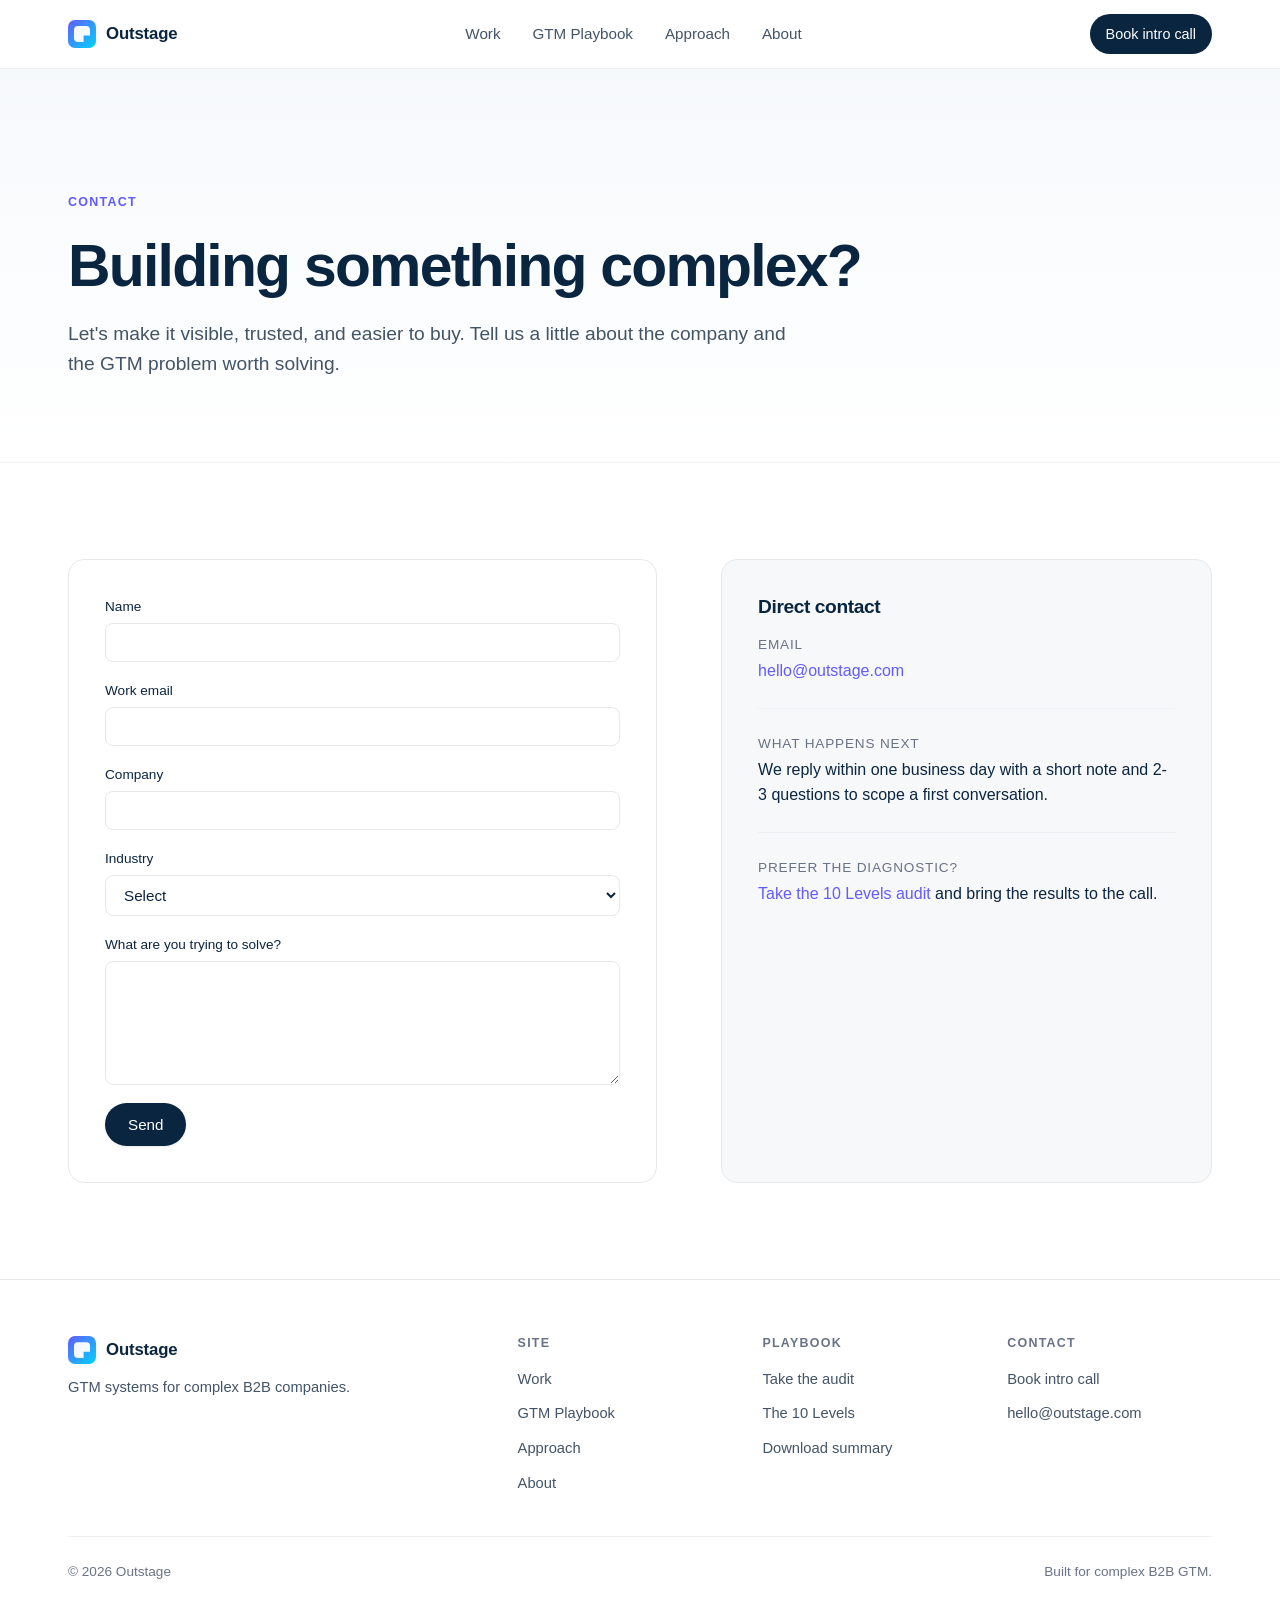
<file: contact.html>
<!doctype html>
<html lang="en">
<head>
  <meta charset="utf-8" />
  <meta name="viewport" content="width=device-width,initial-scale=1" />
  <base href="./" />
  <title>Contact · Outstage</title>
  <link rel="stylesheet" href="https://rsms.me/inter/inter.css" />
  <link rel="stylesheet" href="css/styles.css" />
</head>
<body>
  <header class="nav">
    <div class="nav-inner">
      <a class="brand" href="./"><span class="brand-mark"></span> Outstage</a>
      <nav class="nav-links">
        <a href="work.html">Work</a>
        <a href="playbook/">GTM Playbook</a>
        <a href="approach.html">Approach</a>
        <a href="about.html">About</a>
      </nav>
      <a class="nav-cta" href="contact.html">Book intro call</a>
    </div>
  </header>

  <main>
    <section class="page-header">
      <div class="container">
        <span class="eyebrow">Contact</span>
        <h1>Building something complex?</h1>
        <p>Let's make it visible, trusted, and easier to buy. Tell us a little about the company and the GTM problem worth solving.</p>
      </div>
    </section>

    <section>
      <div class="container">
        <div class="contact-grid">
          <form class="contact-form" onsubmit="event.preventDefault(); alert('Thanks. We will reply within one business day.');">
            <div class="field"><label for="name">Name</label><input type="text" id="name" required /></div>
            <div class="field"><label for="email">Work email</label><input type="email" id="email" required /></div>
            <div class="field"><label for="company">Company</label><input type="text" id="company" /></div>
            <div class="field">
              <label for="industry">Industry</label>
              <select id="industry">
                <option value="">Select</option>
                <option>Fintech</option><option>Payments</option><option>Telecom</option>
                <option>AI</option><option>SaaS</option><option>Travel Tech</option>
                <option>Digital Assets</option><option>Workforce Software</option>
                <option>Other</option>
              </select>
            </div>
            <div class="field"><label for="msg">What are you trying to solve?</label><textarea id="msg" rows="6"></textarea></div>
            <button class="btn btn-primary" type="submit">Send</button>
          </form>
          <div class="contact-info-card">
            <h3>Direct contact</h3>
            <div class="info-row">
              <strong>Email</strong>
              <a href="mailto:hello@outstage.com">hello@outstage.com</a>
            </div>
            <div class="info-row">
              <strong>What happens next</strong>
              We reply within one business day with a short note and 2-3 questions to scope a first conversation.
            </div>
            <div class="info-row">
              <strong>Prefer the diagnostic?</strong>
              <a href="playbook/audit.html">Take the 10 Levels audit</a> and bring the results to the call.
            </div>
          </div>
        </div>
      </div>
    </section>
  </main>

  <footer class="footer">
    <div class="container">
      <div class="footer-inner">
        <div class="footer-brand"><a class="brand" href="./"><span class="brand-mark"></span> Outstage</a><p>GTM systems for complex B2B companies.</p></div>
        <div class="footer-col"><h5>Site</h5><ul><li><a href="work.html">Work</a></li><li><a href="playbook/">GTM Playbook</a></li><li><a href="approach.html">Approach</a></li><li><a href="about.html">About</a></li></ul></div>
        <div class="footer-col"><h5>Playbook</h5><ul><li><a href="playbook/audit.html">Take the audit</a></li><li><a href="playbook/">The 10 Levels</a></li><li><a href="playbook/results.html">Download summary</a></li></ul></div>
        <div class="footer-col"><h5>Contact</h5><ul><li><a href="contact.html">Book intro call</a></li><li><a href="mailto:hello@outstage.com">hello@outstage.com</a></li></ul></div>
      </div>
      <div class="footer-bottom"><span>© <span data-year></span> Outstage</span><span>Built for complex B2B GTM.</span></div>
    </div>
  </footer>

  <script src="js/site.js"></script>
</body>
</html>
</file>
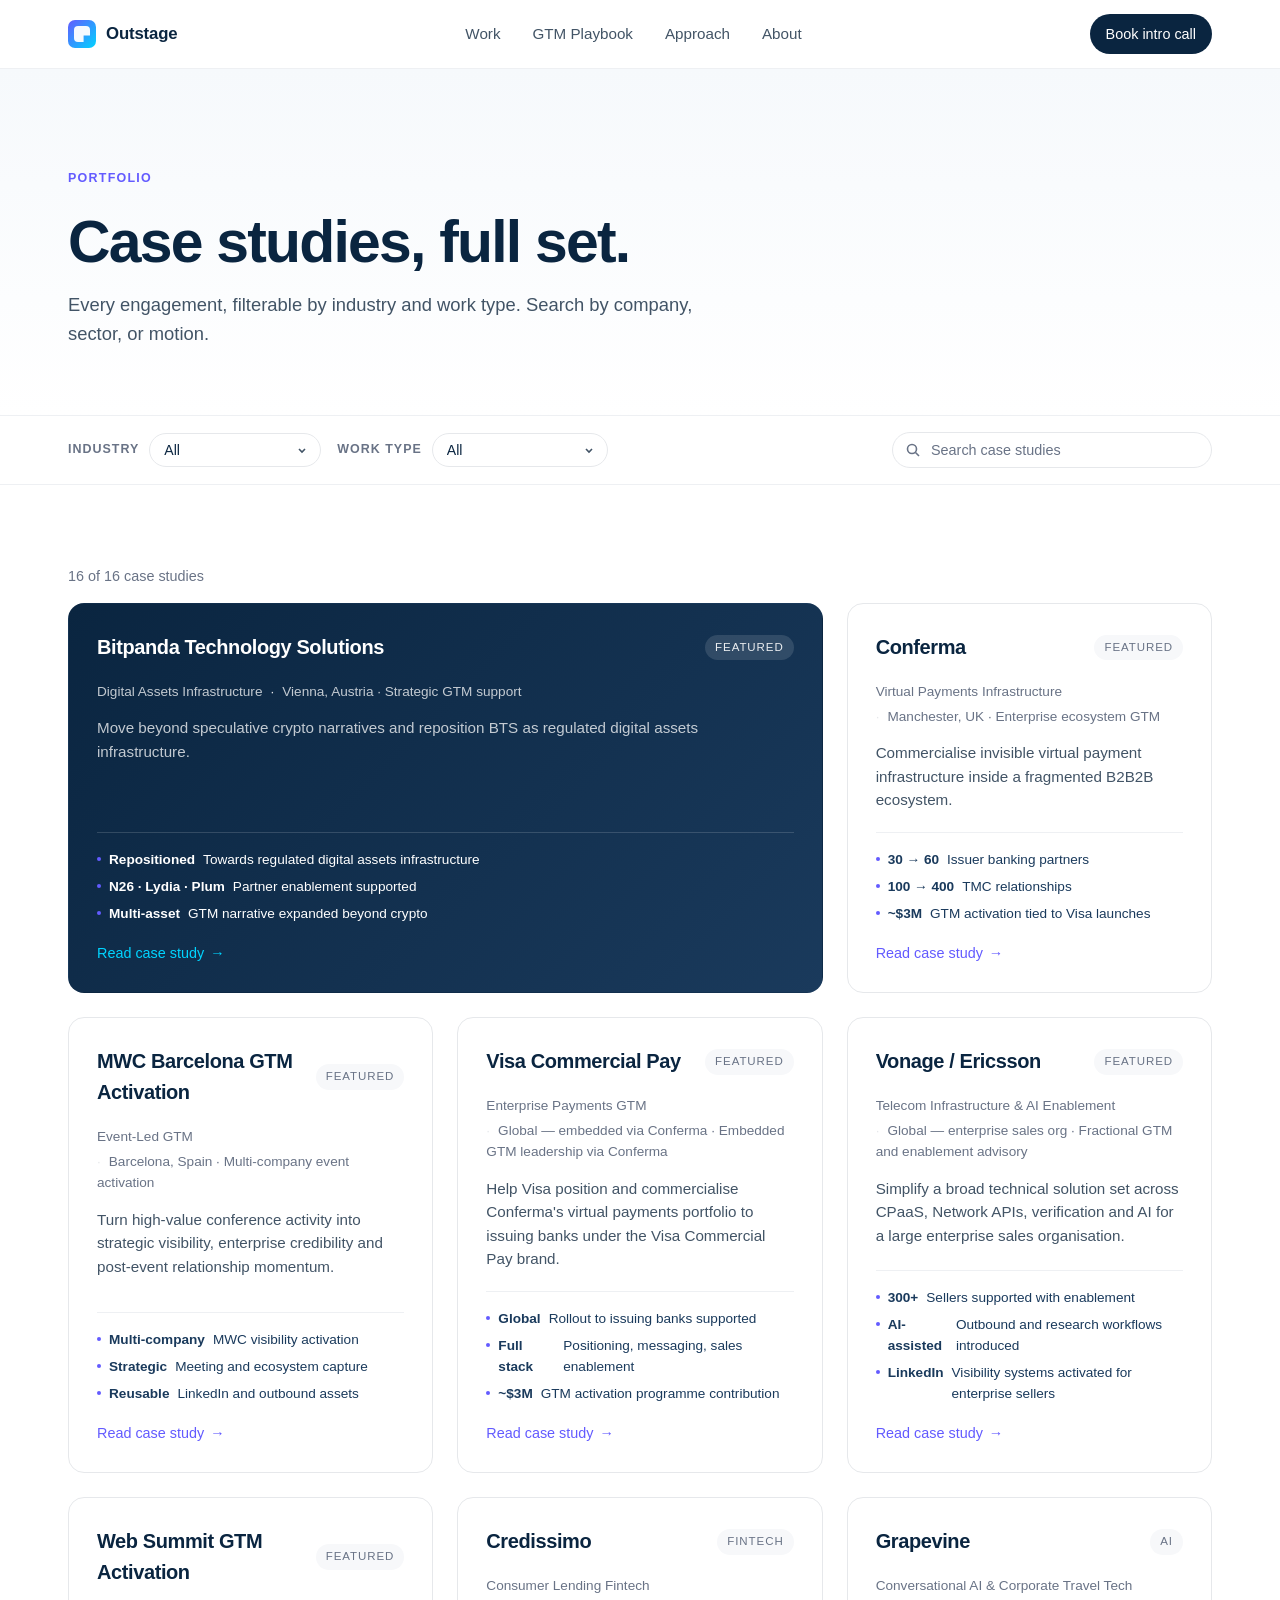
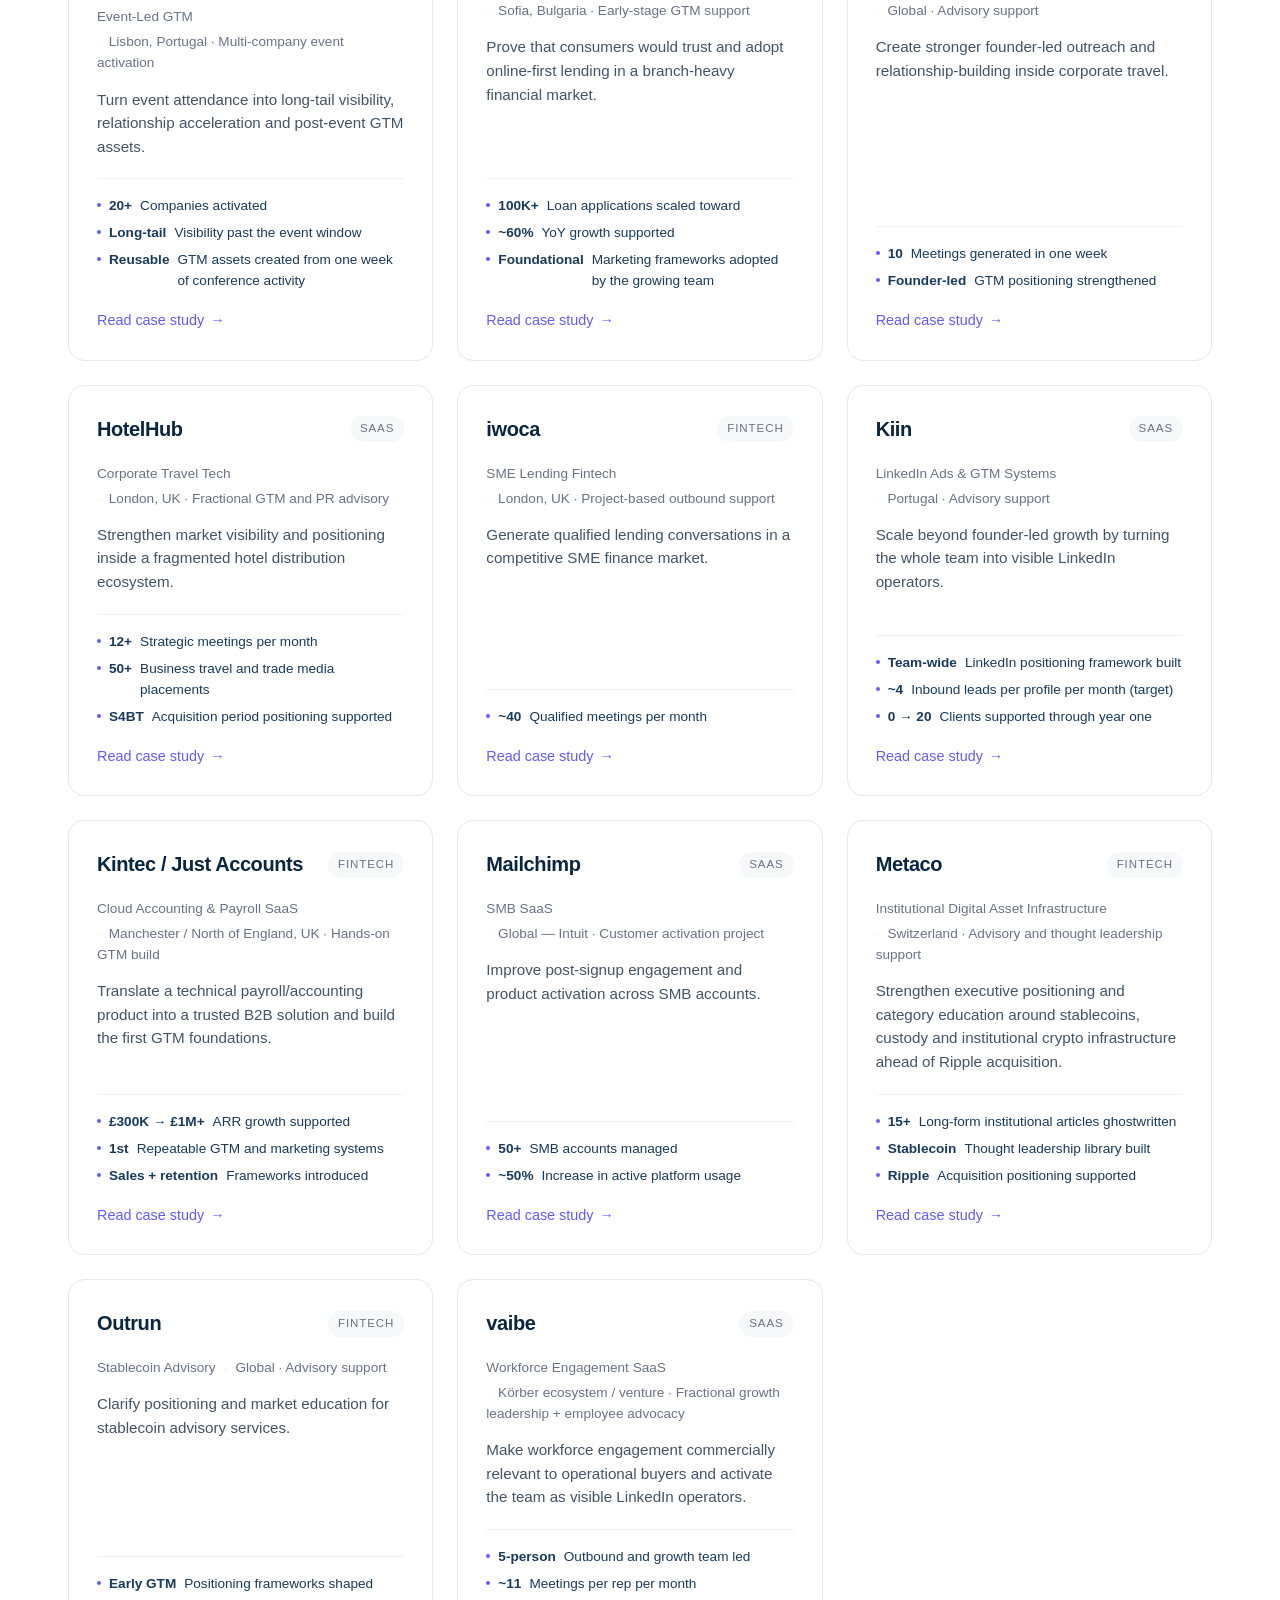
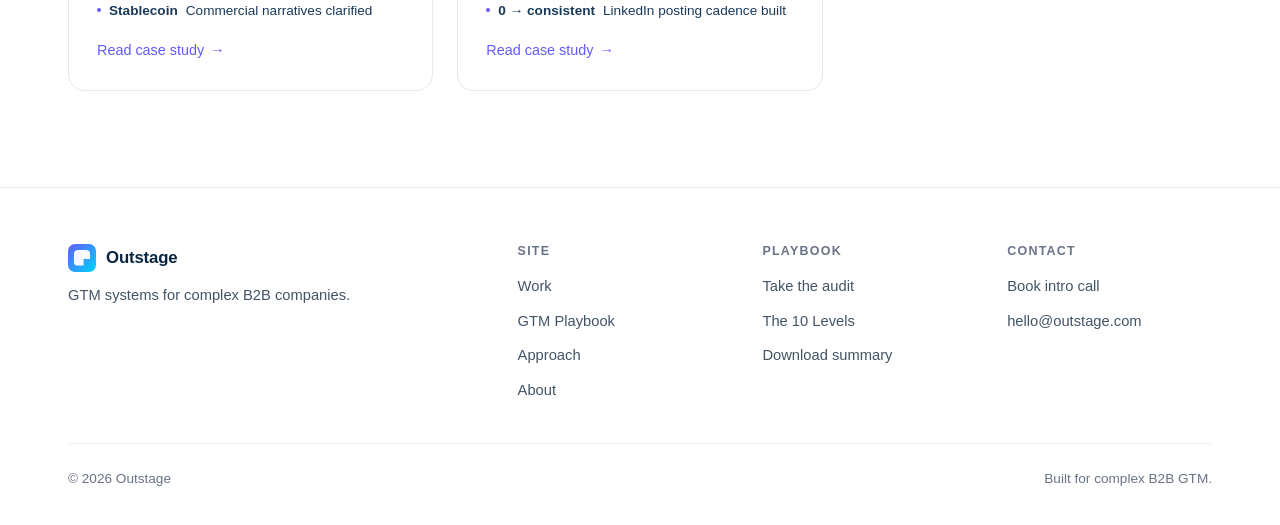
<file: work.html>
<!doctype html>
<html lang="en">
<head>
  <meta charset="utf-8" />
  <meta name="viewport" content="width=device-width,initial-scale=1" />
  <base href="./" />
  <title>Work · Outstage</title>
  <meta name="description" content="Outstage portfolio. Filterable case studies across fintech, payments, telecom, AI, SaaS, travel tech, digital assets and workforce software." />
  <link rel="stylesheet" href="https://rsms.me/inter/inter.css" />
  <link rel="stylesheet" href="css/styles.css" />
</head>
<body>
  <header class="nav">
    <div class="nav-inner">
      <a class="brand" href="./"><span class="brand-mark"></span> Outstage</a>
      <nav class="nav-links">
        <a href="work.html">Work</a>
        <a href="playbook/">GTM Playbook</a>
        <a href="approach.html">Approach</a>
        <a href="about.html">About</a>
      </nav>
      <a class="nav-cta" href="contact.html">Book intro call</a>
    </div>
  </header>

  <main>
    <section class="portfolio-header">
      <div class="container">
        <span class="eyebrow">Portfolio</span>
        <h1>Case studies, full set.</h1>
        <p>Every engagement, filterable by industry and work type. Search by company, sector, or motion.</p>
      </div>
    </section>

    <div class="filters">
      <div class="filters-inner">
        <div class="filter-group">
          <span class="filter-label">Industry</span>
          <select class="filter-select" id="filter-industry"></select>
        </div>
        <div class="filter-group">
          <span class="filter-label">Work type</span>
          <select class="filter-select" id="filter-work"></select>
        </div>
        <div class="search-box">
          <input type="search" class="search-input" id="filter-search" placeholder="Search case studies" />
        </div>
      </div>
    </div>

    <section style="padding-top:48px">
      <div class="container">
        <div class="results-meta" id="portfolio-meta"></div>
        <div class="case-grid" id="portfolio-grid"></div>
      </div>
    </section>
  </main>

  <footer class="footer">
    <div class="container">
      <div class="footer-inner">
        <div class="footer-brand">
          <a class="brand" href="./"><span class="brand-mark"></span> Outstage</a>
          <p>GTM systems for complex B2B companies.</p>
        </div>
        <div class="footer-col"><h5>Site</h5><ul><li><a href="work.html">Work</a></li><li><a href="playbook/">GTM Playbook</a></li><li><a href="approach.html">Approach</a></li><li><a href="about.html">About</a></li></ul></div>
        <div class="footer-col"><h5>Playbook</h5><ul><li><a href="playbook/audit.html">Take the audit</a></li><li><a href="playbook/">The 10 Levels</a></li><li><a href="playbook/results.html">Download summary</a></li></ul></div>
        <div class="footer-col"><h5>Contact</h5><ul><li><a href="contact.html">Book intro call</a></li><li><a href="mailto:hello@outstage.com">hello@outstage.com</a></li></ul></div>
      </div>
      <div class="footer-bottom"><span>© <span data-year></span> Outstage</span><span>Built for complex B2B GTM.</span></div>
    </div>
  </footer>

  <script src="js/data.js"></script>
  <script src="js/render.js"></script>
  <script src="js/site.js"></script>
  <script src="js/portfolio.js"></script>
</body>
</html>
</file>
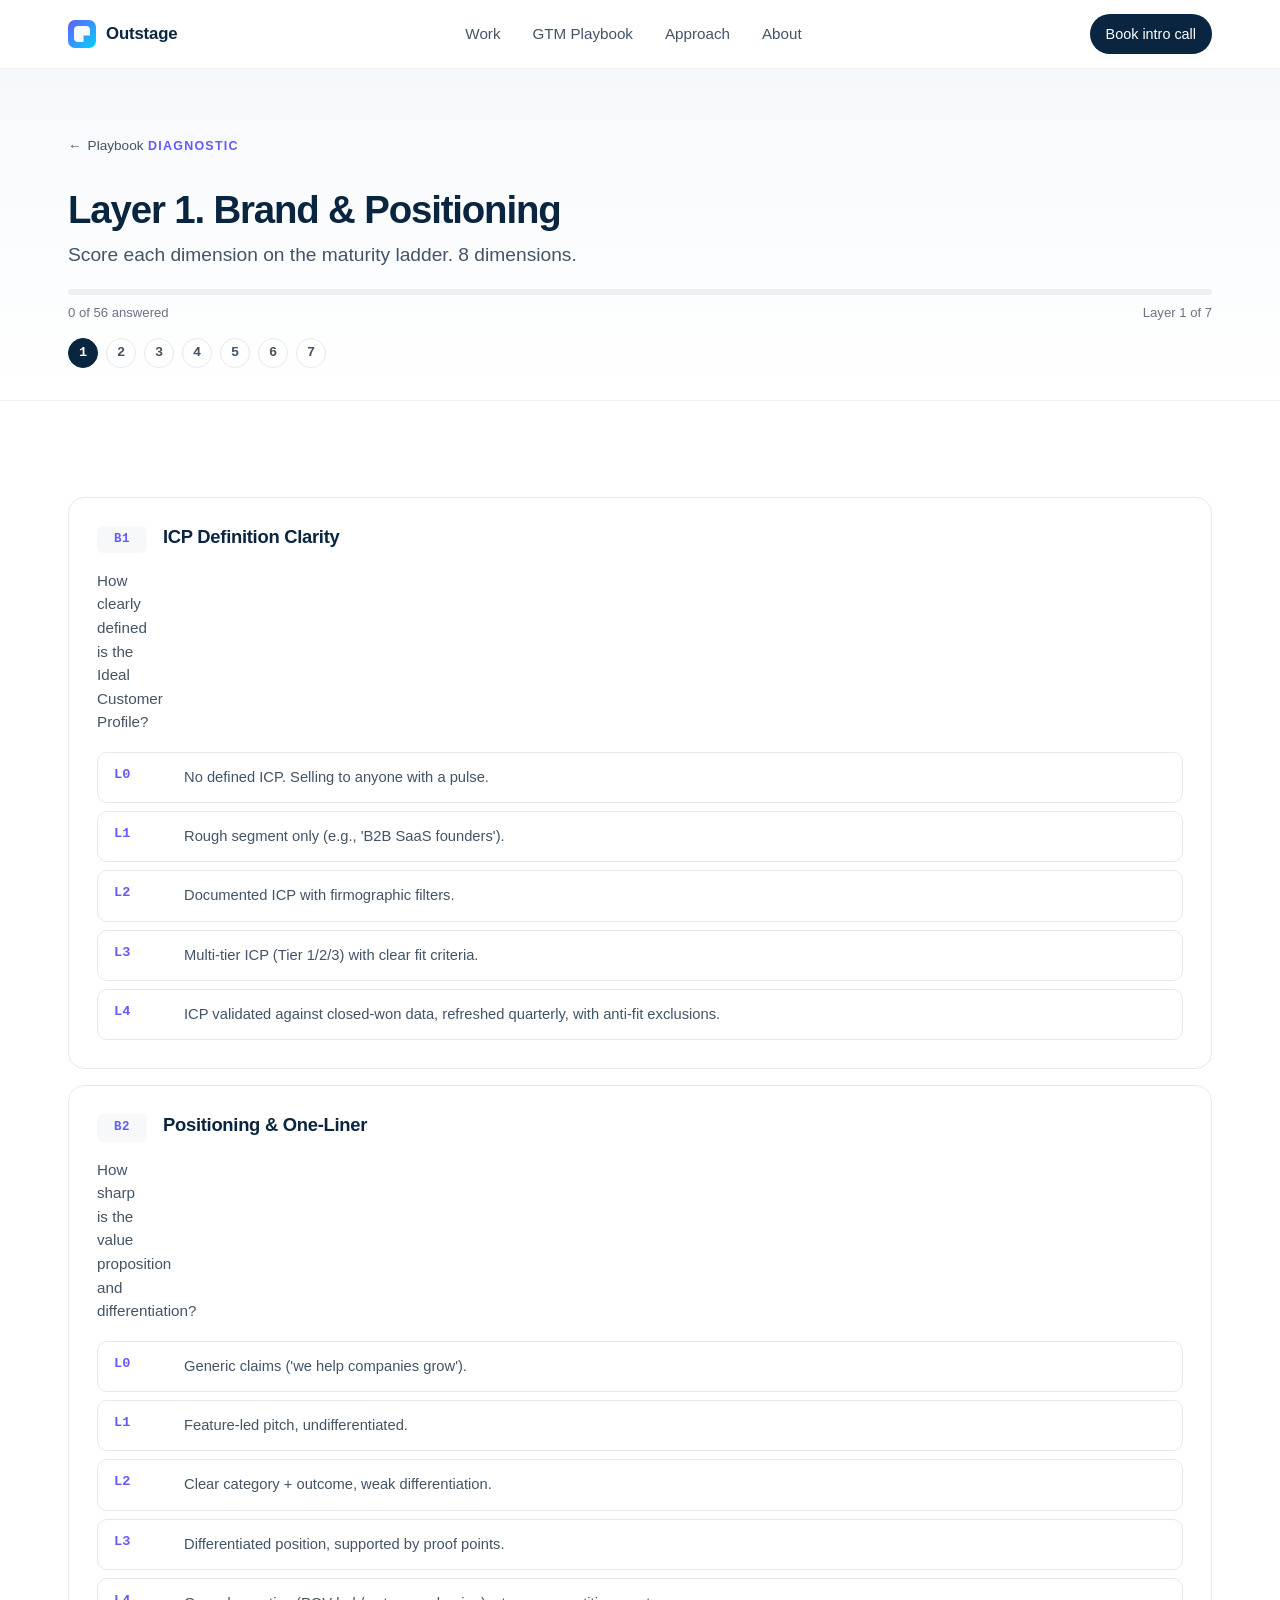
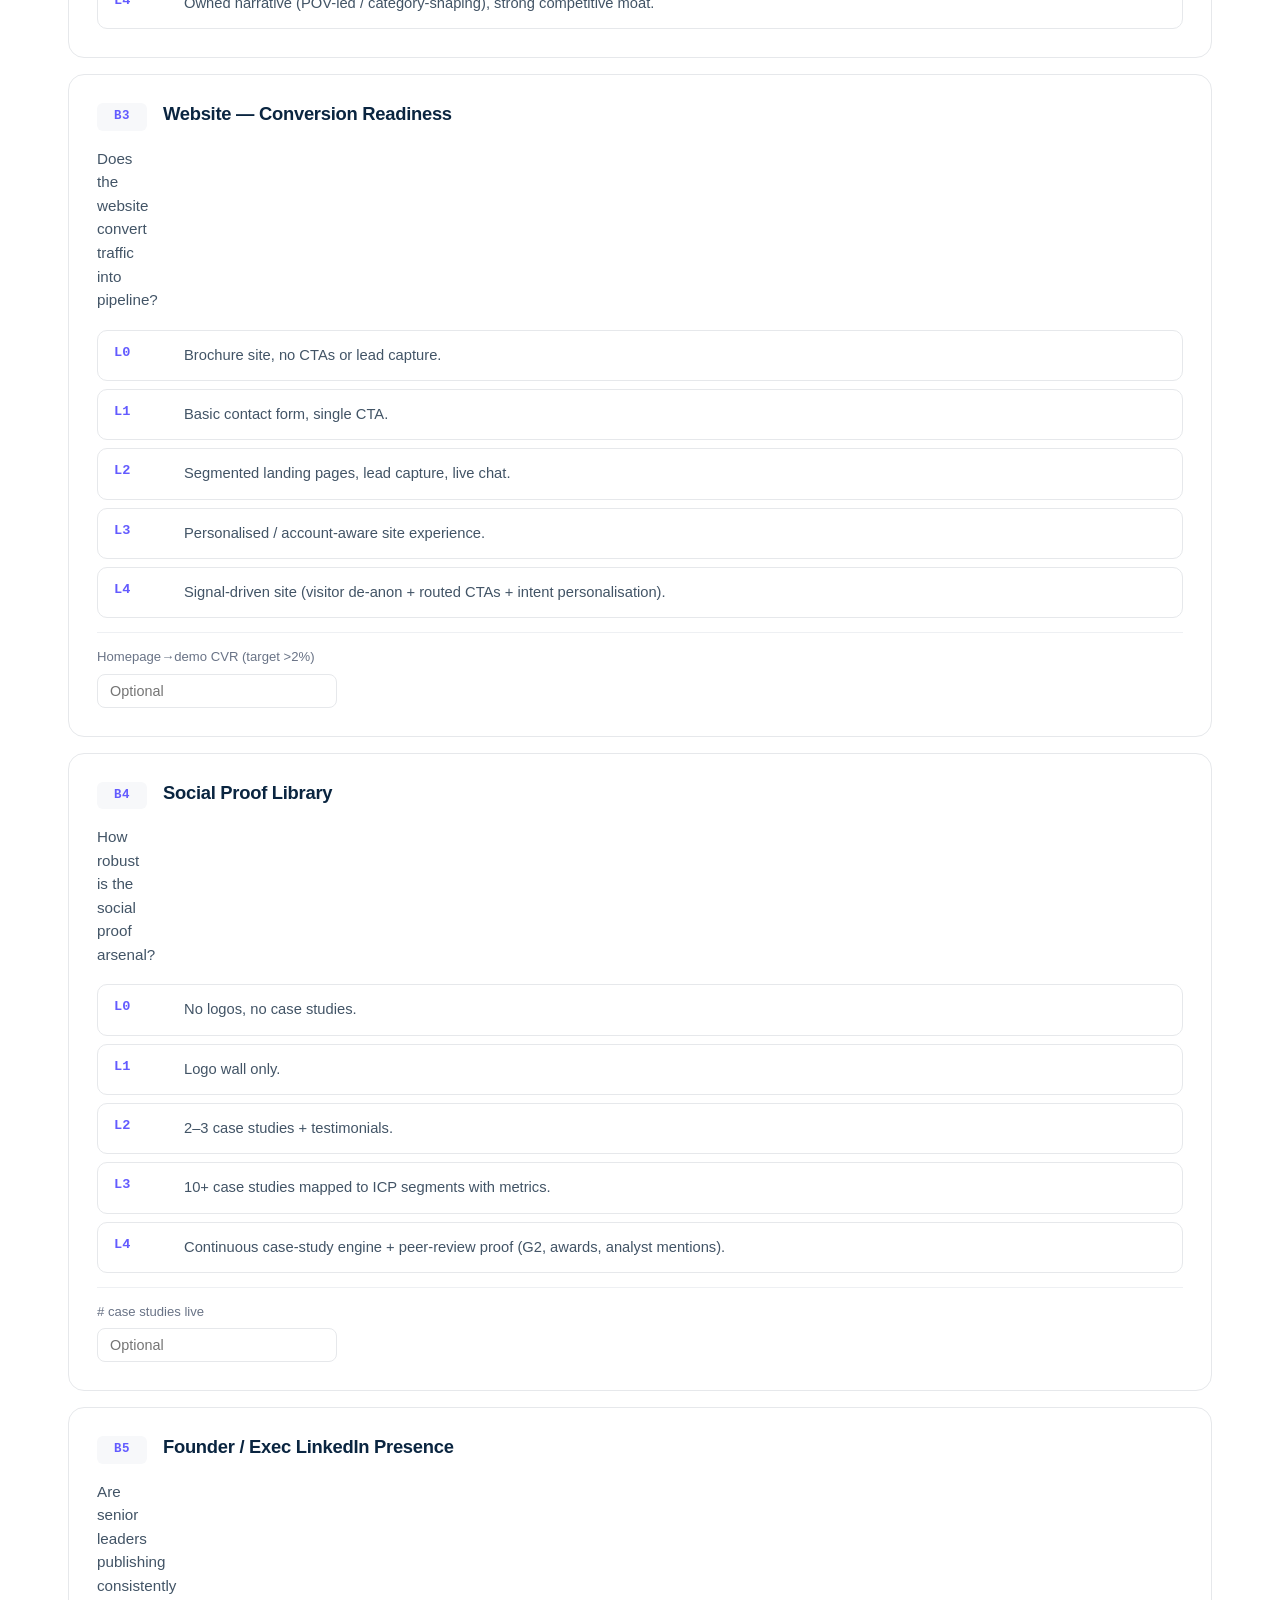
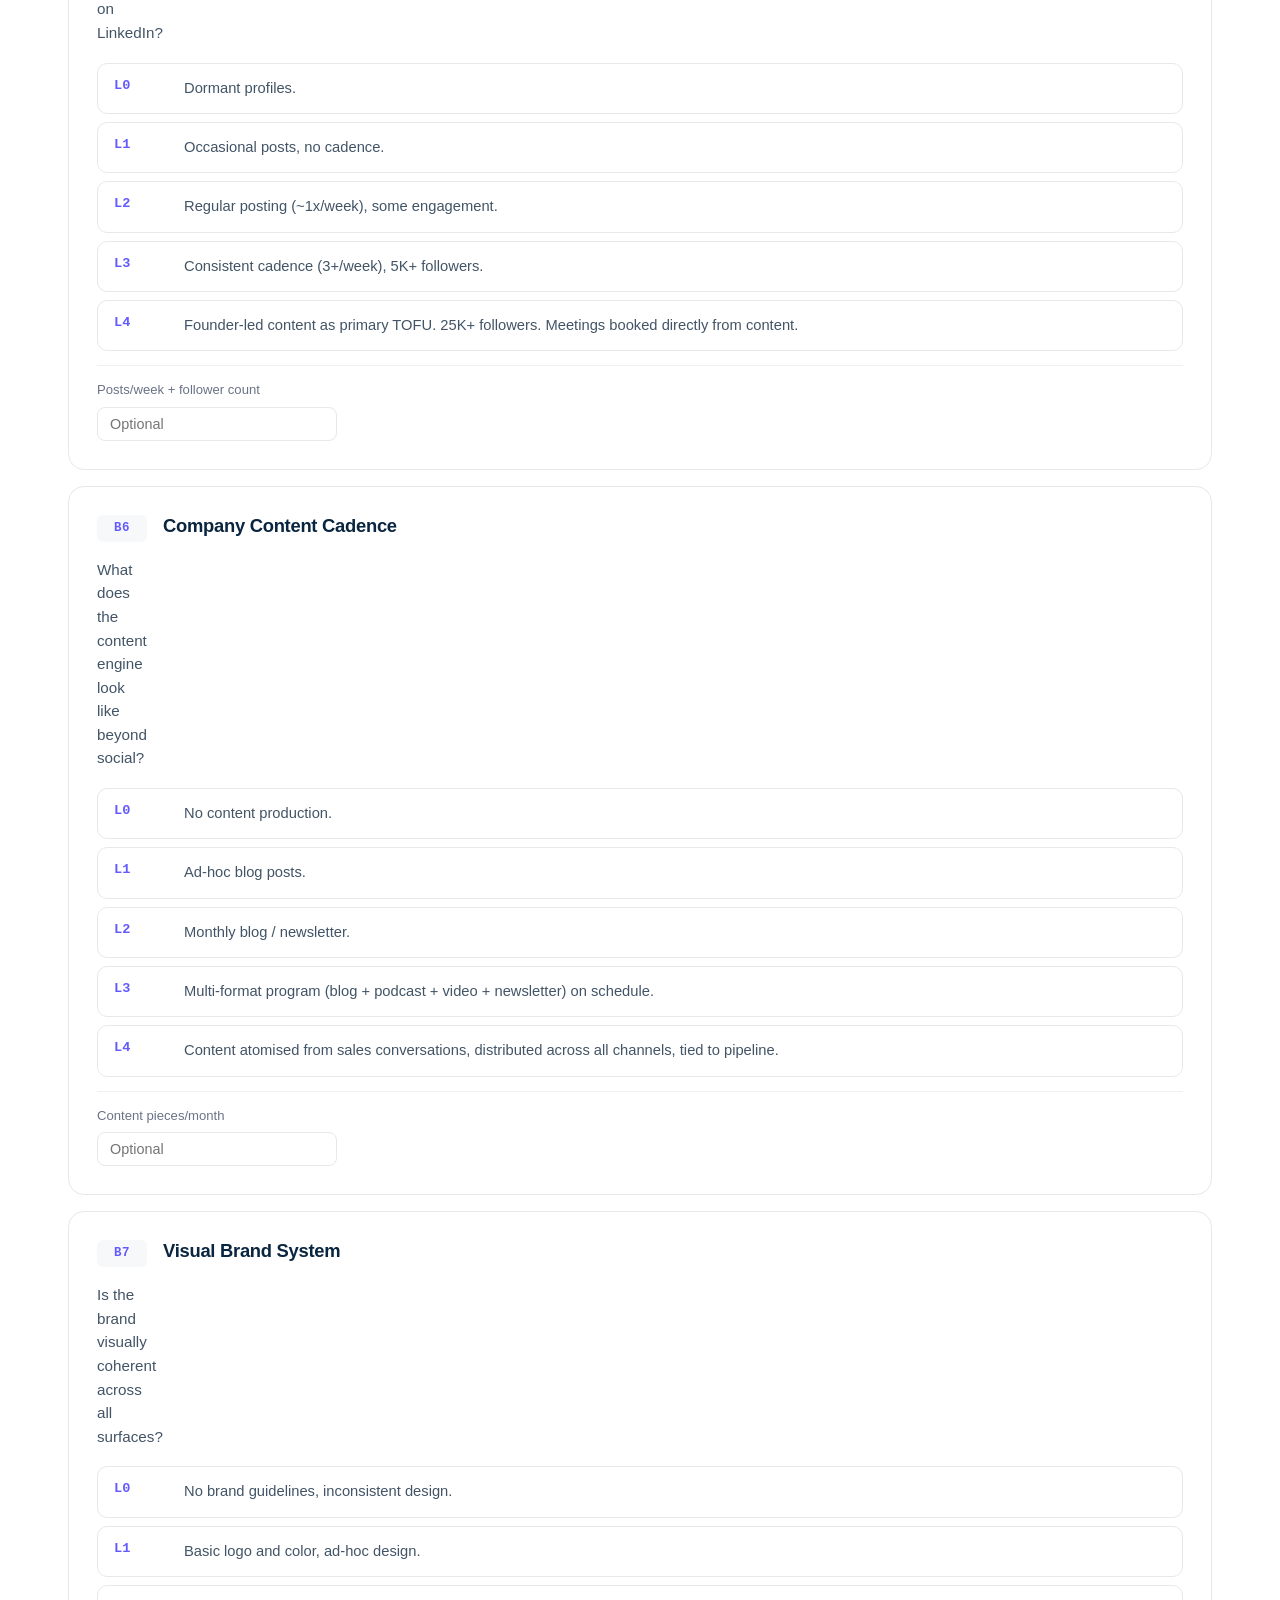
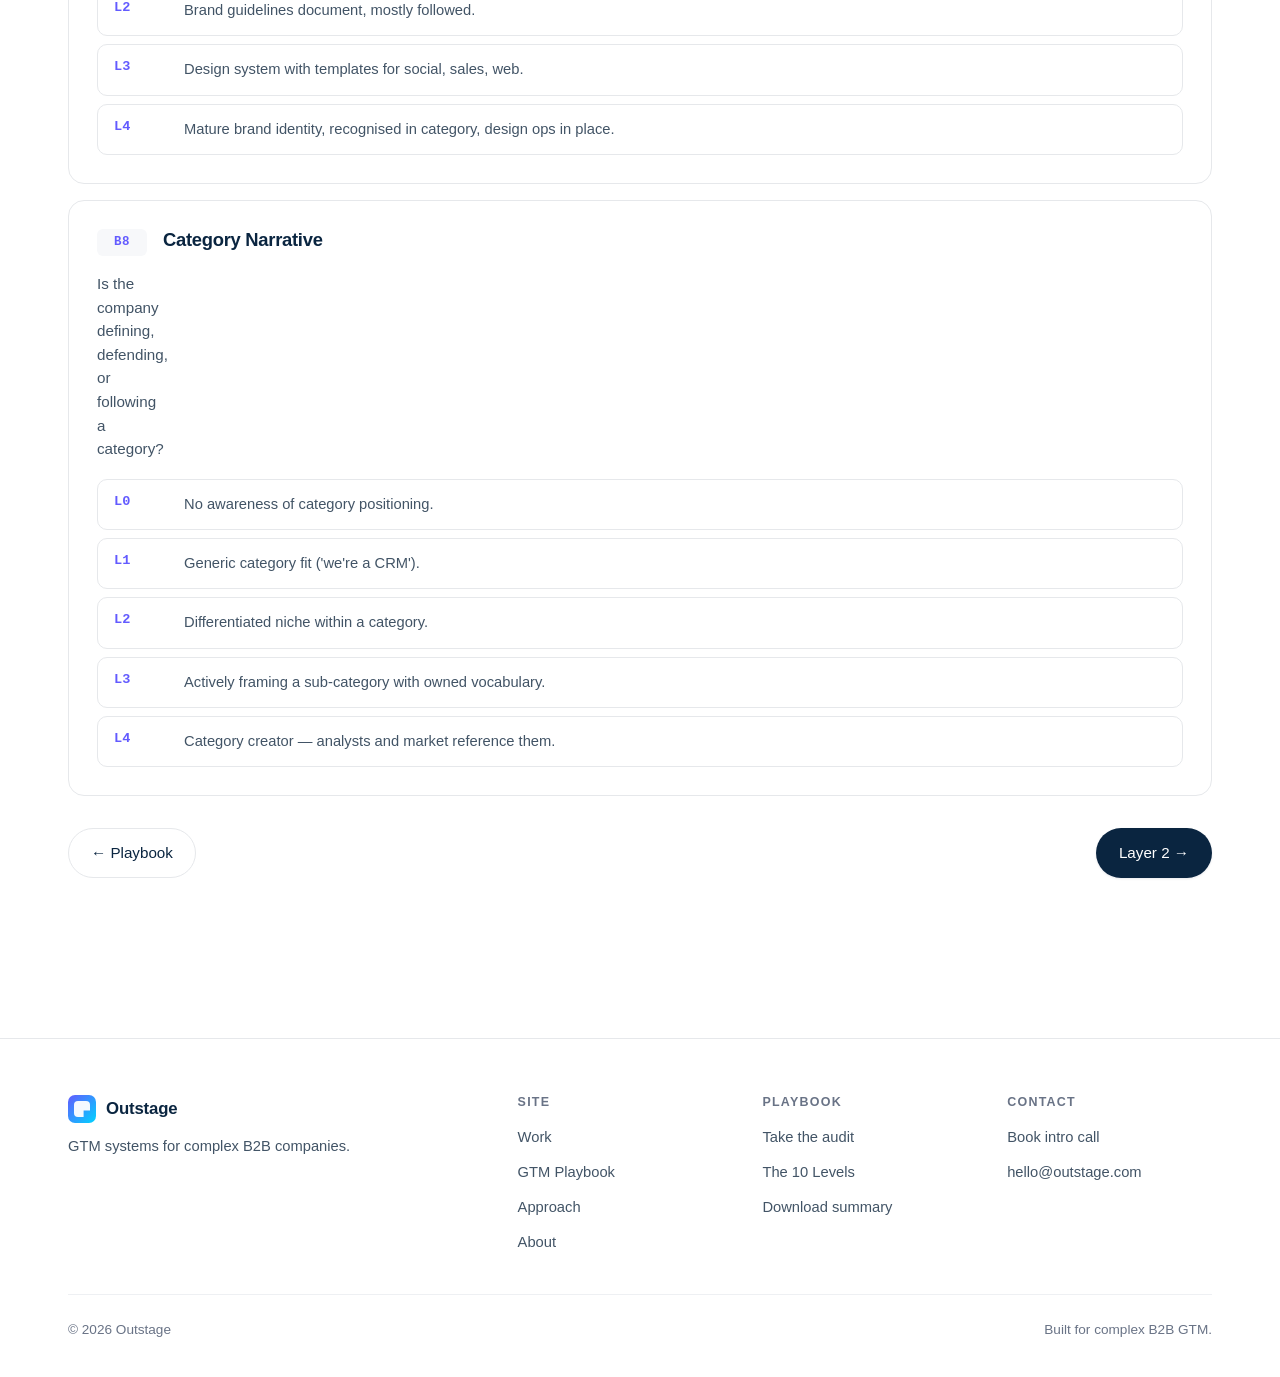
<file: playbook/audit.html>
<!doctype html>
<html lang="en">
<head>
  <meta charset="utf-8" />
  <meta name="viewport" content="width=device-width,initial-scale=1" />
  <base href="../" />
  <title>Audit · GTM Playbook · Outstage</title>
  <link rel="stylesheet" href="https://rsms.me/inter/inter.css" />
  <link rel="stylesheet" href="css/styles.css" />
</head>
<body class="audit-body">
  <header class="nav">
    <div class="nav-inner">
      <a class="brand" href="./"><span class="brand-mark"></span> Outstage</a>
      <nav class="nav-links">
        <a href="work.html">Work</a>
        <a href="playbook/">GTM Playbook</a>
        <a href="approach.html">Approach</a>
        <a href="about.html">About</a>
      </nav>
      <a class="nav-cta" href="contact.html">Book intro call</a>
    </div>
  </header>

  <main>
    <section class="audit-header">
      <div class="container">
        <a class="cs-back" href="playbook/">Playbook</a>
        <span class="cs-eyebrow">Diagnostic</span>
        <h1 id="audit-title">Layer 1.</h1>
        <p class="cs-lead" id="audit-subtitle">Score each dimension on the maturity ladder.</p>
        <div id="audit-progress"></div>
      </div>
    </section>

    <section>
      <div class="container">
        <div id="audit-root"></div>
        <div class="btn-row audit-footer-row" id="audit-footer"></div>
      </div>
    </section>
  </main>

  <footer class="footer">
    <div class="container">
      <div class="footer-inner">
        <div class="footer-brand"><a class="brand" href="./"><span class="brand-mark"></span> Outstage</a><p>GTM systems for complex B2B companies.</p></div>
        <div class="footer-col"><h5>Site</h5><ul><li><a href="work.html">Work</a></li><li><a href="playbook/">GTM Playbook</a></li><li><a href="approach.html">Approach</a></li><li><a href="about.html">About</a></li></ul></div>
        <div class="footer-col"><h5>Playbook</h5><ul><li><a href="playbook/audit.html">Take the audit</a></li><li><a href="playbook/">The 10 Levels</a></li><li><a href="playbook/results.html">Download summary</a></li></ul></div>
        <div class="footer-col"><h5>Contact</h5><ul><li><a href="contact.html">Book intro call</a></li><li><a href="mailto:hello@outstage.com">hello@outstage.com</a></li></ul></div>
      </div>
      <div class="footer-bottom"><span>© <span data-year></span> Outstage</span><span>Built for complex B2B GTM.</span></div>
    </div>
  </footer>

  <script src="js/render.js"></script>
  <script src="js/site.js"></script>
  <script src="js/playbook-core.js"></script>
  <script src="js/playbook-audit.js"></script>
</body>
</html>
</file>
<file: css/styles.css>
/* ============================================================
   Outstage — design system
   Inspired by Stripe, Linear, Vercel, Ramp, Attio
   ============================================================ */

:root {
  /* Colors */
  --bg: #ffffff;
  --bg-alt: #f7f8fa;
  --bg-tint: #fafbfc;
  --ink: #0a2540;
  --ink-2: #1a3a5c;
  --muted: #425466;
  --muted-2: #697386;
  --line: #e6e8eb;
  --line-soft: #eef0f3;
  --accent: #635bff;
  --accent-2: #00d4ff;
  --accent-3: #7a73ff;
  --success: #00875a;
  --warm: #ffb648;

  /* Typography */
  --font-sans: "Inter", -apple-system, BlinkMacSystemFont, "Segoe UI", Helvetica, Arial, sans-serif;
  --font-display: "Inter", -apple-system, BlinkMacSystemFont, "Segoe UI", Helvetica, Arial, sans-serif;
  --font-mono: "JetBrains Mono", ui-monospace, SFMono-Regular, Menlo, monospace;

  /* Spacing / scale */
  --container: 1200px;
  --container-narrow: 880px;
  --radius-sm: 6px;
  --radius: 10px;
  --radius-lg: 16px;
  --radius-xl: 24px;

  /* Shadows */
  --shadow-sm: 0 1px 2px rgba(10, 37, 64, 0.04), 0 1px 3px rgba(10, 37, 64, 0.06);
  --shadow: 0 4px 12px rgba(10, 37, 64, 0.06), 0 2px 4px rgba(10, 37, 64, 0.04);
  --shadow-lg: 0 24px 48px -12px rgba(10, 37, 64, 0.12), 0 8px 16px -4px rgba(10, 37, 64, 0.06);

  /* Gradients */
  --grad-hero: linear-gradient(180deg, #f6f9fc 0%, #ffffff 100%);
  --grad-accent: linear-gradient(135deg, #635bff 0%, #00d4ff 100%);
  --grad-soft: linear-gradient(135deg, #f0f4ff 0%, #fdf5ff 100%);
}

* {
  box-sizing: border-box;
}

html {
  -webkit-font-smoothing: antialiased;
  -moz-osx-font-smoothing: grayscale;
  scroll-behavior: smooth;
}

body {
  margin: 0;
  font-family: var(--font-sans);
  font-size: 16px;
  line-height: 1.55;
  color: var(--ink);
  background: var(--bg);
  font-feature-settings: "ss01", "cv11";
}

a {
  color: var(--accent);
  text-decoration: none;
  transition: color 0.15s ease;
}

a:hover {
  color: var(--ink);
}

img {
  max-width: 100%;
  display: block;
}

p {
  margin: 0 0 1em;
  color: var(--muted);
}

h1, h2, h3, h4, h5 {
  font-family: var(--font-display);
  color: var(--ink);
  letter-spacing: -0.022em;
  line-height: 1.15;
  margin: 0 0 0.5em;
  font-weight: 600;
}

h1 { font-size: clamp(2.4rem, 4.6vw, 4rem); letter-spacing: -0.03em; font-weight: 700; }
h2 { font-size: clamp(1.8rem, 3vw, 2.6rem); letter-spacing: -0.025em; }
h3 { font-size: clamp(1.25rem, 1.6vw, 1.5rem); }
h4 { font-size: 1.1rem; }

.eyebrow {
  display: inline-block;
  font-size: 0.78rem;
  font-weight: 600;
  text-transform: uppercase;
  letter-spacing: 0.1em;
  color: var(--accent);
  margin-bottom: 1.2rem;
}

/* ============================================================
   Layout
   ============================================================ */

.container {
  max-width: var(--container);
  margin: 0 auto;
  padding: 0 28px;
}

.container-narrow {
  max-width: var(--container-narrow);
  margin: 0 auto;
  padding: 0 28px;
}

section {
  padding: 96px 0;
}

@media (max-width: 720px) {
  section { padding: 64px 0; }
}

/* ============================================================
   Nav
   ============================================================ */

.nav {
  position: sticky;
  top: 0;
  z-index: 50;
  background: rgba(255, 255, 255, 0.85);
  backdrop-filter: saturate(180%) blur(12px);
  -webkit-backdrop-filter: saturate(180%) blur(12px);
  border-bottom: 1px solid var(--line-soft);
}

.nav-inner {
  display: flex;
  align-items: center;
  justify-content: space-between;
  height: 68px;
  max-width: var(--container);
  margin: 0 auto;
  padding: 0 28px;
}

.brand {
  display: flex;
  align-items: center;
  gap: 10px;
  font-weight: 700;
  font-size: 1.05rem;
  color: var(--ink);
  letter-spacing: -0.01em;
}

.brand-mark {
  width: 28px;
  height: 28px;
  border-radius: 7px;
  background: var(--grad-accent);
  position: relative;
}

.brand-mark::after {
  content: "";
  position: absolute;
  inset: 6px;
  border-radius: 4px;
  background: #fff;
  opacity: 0.95;
  clip-path: polygon(0 0, 100% 0, 100% 60%, 60% 60%, 60% 100%, 0 100%);
}

.nav-links {
  display: flex;
  align-items: center;
  gap: 32px;
}

.nav-links a {
  color: var(--muted);
  font-size: 0.95rem;
  font-weight: 500;
}

.nav-links a:hover { color: var(--ink); }

.nav-cta {
  display: inline-flex;
  align-items: center;
  gap: 6px;
  background: var(--ink);
  color: #fff !important;
  padding: 9px 16px;
  border-radius: 999px;
  font-size: 0.9rem;
  font-weight: 500;
  transition: transform 0.15s ease, background 0.15s ease;
}

.nav-cta:hover {
  background: var(--ink-2);
  color: #fff !important;
  transform: translateY(-1px);
}

.nav-toggle { display: none; }

@media (max-width: 860px) {
  .nav-links { display: none; }
}

/* ============================================================
   Buttons
   ============================================================ */

.btn {
  display: inline-flex;
  align-items: center;
  gap: 8px;
  padding: 12px 22px;
  border-radius: 999px;
  font-weight: 500;
  font-size: 0.95rem;
  border: 1px solid transparent;
  cursor: pointer;
  transition: transform 0.15s ease, box-shadow 0.15s ease, background 0.15s ease, color 0.15s ease;
  text-decoration: none;
  font-family: inherit;
}

.btn-primary {
  background: var(--ink);
  color: #fff;
  box-shadow: var(--shadow-sm);
}

.btn-primary:hover {
  background: var(--ink-2);
  color: #fff;
  transform: translateY(-1px);
  box-shadow: var(--shadow);
}

.btn-secondary {
  background: #fff;
  color: var(--ink);
  border-color: var(--line);
}

.btn-secondary:hover {
  background: var(--bg-alt);
  color: var(--ink);
  transform: translateY(-1px);
}

.btn-ghost {
  background: transparent;
  color: var(--ink);
  padding: 12px 0;
}

.btn-ghost:hover { color: var(--accent); }

.btn-row {
  display: flex;
  flex-wrap: wrap;
  gap: 12px;
}

.arrow-link {
  display: inline-flex;
  align-items: center;
  gap: 6px;
  color: var(--accent);
  font-weight: 500;
  font-size: 0.95rem;
}

.arrow-link::after {
  content: "→";
  transition: transform 0.15s ease;
}

.arrow-link:hover::after { transform: translateX(3px); }

/* ============================================================
   Hero
   ============================================================ */

.hero {
  background: var(--grad-hero);
  padding: 120px 0 96px;
  position: relative;
  overflow: hidden;
}

.hero::before {
  content: "";
  position: absolute;
  top: -200px;
  right: -200px;
  width: 600px;
  height: 600px;
  background: radial-gradient(circle, rgba(99, 91, 255, 0.08) 0%, transparent 70%);
  pointer-events: none;
}

.hero::after {
  content: "";
  position: absolute;
  bottom: -200px;
  left: -200px;
  width: 600px;
  height: 600px;
  background: radial-gradient(circle, rgba(0, 212, 255, 0.06) 0%, transparent 70%);
  pointer-events: none;
}

.hero-inner {
  position: relative;
  z-index: 1;
  max-width: 880px;
}

.hero h1 {
  margin-bottom: 24px;
}

.hero-sub {
  font-size: 1.25rem;
  color: var(--muted);
  max-width: 720px;
  margin-bottom: 36px;
  line-height: 1.55;
}

@media (max-width: 720px) {
  .hero { padding: 80px 0 64px; }
  .hero-sub { font-size: 1.05rem; }
}

/* ============================================================
   Logo strip
   ============================================================ */

.logo-strip {
  padding: 56px 0;
  border-top: 1px solid var(--line-soft);
  border-bottom: 1px solid var(--line-soft);
  background: #fff;
}

.logo-strip-label {
  text-align: center;
  font-size: 0.85rem;
  color: var(--muted-2);
  font-weight: 500;
  margin-bottom: 32px;
  letter-spacing: 0.02em;
}

.logo-grid {
  display: grid;
  grid-template-columns: repeat(6, minmax(0, 1fr));
  gap: 24px 36px;
  align-items: center;
  justify-items: center;
}

.logo-item {
  font-family: var(--font-display);
  font-weight: 600;
  font-size: 1.05rem;
  color: var(--muted-2);
  opacity: 0.85;
  letter-spacing: -0.01em;
  white-space: nowrap;
  transition: color 0.2s ease, opacity 0.2s ease;
}

.logo-item:hover {
  color: var(--ink);
  opacity: 1;
}

@media (max-width: 900px) { .logo-grid { grid-template-columns: repeat(3, 1fr); } }
@media (max-width: 480px) { .logo-grid { grid-template-columns: repeat(2, 1fr); } }

/* ============================================================
   Section heads
   ============================================================ */

.section-head {
  max-width: 720px;
  margin-bottom: 56px;
}

.section-head.center {
  margin-left: auto;
  margin-right: auto;
  text-align: center;
}

.section-head p {
  font-size: 1.1rem;
  color: var(--muted);
}

.category-head {
  display: flex;
  align-items: baseline;
  justify-content: space-between;
  margin: 56px 0 24px;
  padding-bottom: 16px;
  border-bottom: 1px solid var(--line-soft);
}

.category-head h3 {
  font-size: 1.4rem;
  margin: 0;
  letter-spacing: -0.02em;
}

.category-head .count {
  font-size: 0.85rem;
  color: var(--muted-2);
  font-variant-numeric: tabular-nums;
}

/* ============================================================
   Case study cards (portfolio grid)
   ============================================================ */

.case-grid {
  display: grid;
  grid-template-columns: repeat(3, 1fr);
  gap: 24px;
}

@media (max-width: 1000px) { .case-grid { grid-template-columns: repeat(2, 1fr); } }
@media (max-width: 640px)  { .case-grid { grid-template-columns: 1fr; } }

.case-card {
  display: flex;
  flex-direction: column;
  background: #fff;
  border: 1px solid var(--line);
  border-radius: var(--radius-lg);
  padding: 28px;
  transition: transform 0.2s ease, box-shadow 0.2s ease, border-color 0.2s ease;
  color: var(--ink);
  position: relative;
  overflow: hidden;
  min-height: 320px;
}

.case-card::before {
  content: "";
  position: absolute;
  top: 0;
  left: 0;
  right: 0;
  height: 3px;
  background: var(--grad-accent);
  opacity: 0;
  transition: opacity 0.2s ease;
}

.case-card:hover {
  transform: translateY(-4px);
  box-shadow: var(--shadow-lg);
  border-color: var(--line);
  color: var(--ink);
}

.case-card:hover::before { opacity: 1; }

.case-card-top {
  display: flex;
  align-items: center;
  justify-content: space-between;
  margin-bottom: 18px;
}

.case-card-name {
  font-size: 1.25rem;
  font-weight: 600;
  letter-spacing: -0.02em;
  color: var(--ink);
}

.case-card-tag {
  font-size: 0.72rem;
  text-transform: uppercase;
  letter-spacing: 0.08em;
  color: var(--muted-2);
  background: var(--bg-alt);
  padding: 4px 10px;
  border-radius: 999px;
  font-weight: 500;
  white-space: nowrap;
}

.case-card-meta {
  font-size: 0.85rem;
  color: var(--muted-2);
  margin-bottom: 14px;
  display: flex;
  flex-wrap: wrap;
  gap: 4px 8px;
}

.case-card-meta span + span::before {
  content: "·";
  margin-right: 8px;
  color: var(--line);
}

.case-card-challenge {
  color: var(--muted);
  font-size: 0.95rem;
  margin-bottom: 20px;
  flex: 1;
}

.case-card-metrics {
  display: flex;
  flex-direction: column;
  gap: 6px;
  margin-bottom: 18px;
  padding-top: 16px;
  border-top: 1px solid var(--line-soft);
}

.case-card-metric {
  font-size: 0.85rem;
  color: var(--ink-2);
  display: flex;
  align-items: flex-start;
  gap: 8px;
}

.case-card-metric::before {
  content: "";
  width: 4px;
  height: 4px;
  border-radius: 50%;
  background: var(--accent);
  margin-top: 8px;
  flex-shrink: 0;
}

.case-card-link {
  font-size: 0.9rem;
  font-weight: 500;
  color: var(--accent);
  display: inline-flex;
  align-items: center;
  gap: 6px;
}

.case-card-link::after {
  content: "→";
  transition: transform 0.15s ease;
}

.case-card:hover .case-card-link::after { transform: translateX(3px); }

/* Featured card variant */
.case-card-featured {
  grid-column: span 2;
  background: linear-gradient(135deg, #0a2540 0%, #1a3a5c 100%);
  color: #fff;
  border-color: transparent;
  min-height: 360px;
}

.case-card-featured .case-card-name,
.case-card-featured .case-card-metric {
  color: #fff;
}

.case-card-featured .case-card-meta,
.case-card-featured .case-card-challenge {
  color: rgba(255, 255, 255, 0.75);
}

.case-card-featured .case-card-tag {
  background: rgba(255, 255, 255, 0.12);
  color: rgba(255, 255, 255, 0.9);
}

.case-card-featured .case-card-metrics {
  border-top-color: rgba(255, 255, 255, 0.15);
}

.case-card-featured .case-card-link {
  color: var(--accent-2);
}

@media (max-width: 1000px) { .case-card-featured { grid-column: span 2; } }
@media (max-width: 640px) { .case-card-featured { grid-column: span 1; } }

/* ============================================================
   Problems grid
   ============================================================ */

.problems-section {
  background: var(--bg-alt);
}

.problems-grid {
  display: grid;
  grid-template-columns: repeat(5, 1fr);
  gap: 16px;
}

@media (max-width: 1000px) { .problems-grid { grid-template-columns: repeat(2, 1fr); } }
@media (max-width: 480px)  { .problems-grid { grid-template-columns: 1fr; } }

.problem-card {
  background: #fff;
  border: 1px solid var(--line);
  border-radius: var(--radius);
  padding: 24px;
  display: flex;
  flex-direction: column;
  gap: 12px;
  transition: transform 0.2s ease, box-shadow 0.2s ease;
}

.problem-card:hover {
  transform: translateY(-2px);
  box-shadow: var(--shadow);
}

.problem-num {
  font-family: var(--font-mono);
  font-size: 0.75rem;
  color: var(--muted-2);
  font-variant-numeric: tabular-nums;
}

.problem-text {
  font-size: 0.95rem;
  font-weight: 500;
  color: var(--ink);
  line-height: 1.4;
}

/* ============================================================
   Methodology
   ============================================================ */

.method-grid {
  display: grid;
  grid-template-columns: repeat(5, 1fr);
  gap: 0;
  border: 1px solid var(--line);
  border-radius: var(--radius-lg);
  overflow: hidden;
  background: #fff;
}

@media (max-width: 1000px) { .method-grid { grid-template-columns: repeat(2, 1fr); } }
@media (max-width: 480px)  { .method-grid { grid-template-columns: 1fr; } }

.method-step {
  padding: 32px 24px;
  border-right: 1px solid var(--line-soft);
  position: relative;
}

.method-grid > .method-step:last-child { border-right: none; }

@media (max-width: 1000px) {
  .method-step:nth-child(even) { border-right: none; }
  .method-step { border-bottom: 1px solid var(--line-soft); }
  .method-step:nth-last-child(-n+1) { border-bottom: none; }
}

.method-step-num {
  font-family: var(--font-mono);
  font-size: 0.78rem;
  color: var(--accent);
  font-weight: 500;
  margin-bottom: 12px;
  letter-spacing: 0.04em;
}

.method-step-name {
  font-size: 1.15rem;
  font-weight: 600;
  margin-bottom: 8px;
  letter-spacing: -0.015em;
}

.method-step-desc {
  font-size: 0.9rem;
  color: var(--muted);
  line-height: 1.5;
}

/* ============================================================
   Event feature cards
   ============================================================ */

.feature-row {
  display: grid;
  grid-template-columns: 1fr 1fr;
  gap: 24px;
}

@media (max-width: 800px) { .feature-row { grid-template-columns: 1fr; } }

.feature-card {
  background: #fff;
  border: 1px solid var(--line);
  border-radius: var(--radius-lg);
  padding: 40px;
  position: relative;
  overflow: hidden;
  min-height: 320px;
  display: flex;
  flex-direction: column;
  justify-content: space-between;
  transition: transform 0.2s ease, box-shadow 0.2s ease;
  color: var(--ink);
}

.feature-card:hover {
  transform: translateY(-4px);
  box-shadow: var(--shadow-lg);
  color: var(--ink);
}

.feature-card-tag {
  font-size: 0.78rem;
  font-weight: 600;
  text-transform: uppercase;
  letter-spacing: 0.08em;
  color: var(--accent);
  margin-bottom: 16px;
}

.feature-card h3 {
  font-size: 1.8rem;
  margin-bottom: 16px;
  letter-spacing: -0.025em;
}

.feature-card p {
  margin-bottom: 28px;
}

.feature-card-stats {
  display: flex;
  gap: 32px;
  padding-top: 24px;
  border-top: 1px solid var(--line-soft);
}

.feature-card-stat-num {
  font-size: 1.6rem;
  font-weight: 700;
  letter-spacing: -0.02em;
  color: var(--ink);
  font-variant-numeric: tabular-nums;
}

.feature-card-stat-label {
  font-size: 0.82rem;
  color: var(--muted-2);
  margin-top: 2px;
}

.feature-card::after {
  content: "";
  position: absolute;
  top: -100px;
  right: -100px;
  width: 280px;
  height: 280px;
  background: var(--grad-soft);
  border-radius: 50%;
  opacity: 0.6;
  pointer-events: none;
  z-index: 0;
}

.feature-card > * { position: relative; z-index: 1; }

/* ============================================================
   CTA band
   ============================================================ */

.cta-band {
  background: linear-gradient(135deg, #0a2540 0%, #1a3a5c 60%, #2d4f7a 100%);
  color: #fff;
  text-align: center;
  border-radius: var(--radius-xl);
  padding: 80px 32px;
  position: relative;
  overflow: hidden;
}

.cta-band::before {
  content: "";
  position: absolute;
  inset: 0;
  background: radial-gradient(circle at 30% 20%, rgba(99, 91, 255, 0.25) 0%, transparent 50%),
              radial-gradient(circle at 70% 80%, rgba(0, 212, 255, 0.2) 0%, transparent 50%);
  pointer-events: none;
}

.cta-band > * { position: relative; }

.cta-band h2 {
  color: #fff;
  margin-bottom: 16px;
}

.cta-band p {
  color: rgba(255, 255, 255, 0.78);
  font-size: 1.15rem;
  max-width: 560px;
  margin: 0 auto 32px;
}

.cta-band .btn-primary {
  background: #fff;
  color: var(--ink);
}

.cta-band .btn-primary:hover { background: #f1f3f6; color: var(--ink); }

.cta-band .btn-secondary {
  background: transparent;
  color: #fff;
  border-color: rgba(255, 255, 255, 0.25);
}

.cta-band .btn-secondary:hover {
  background: rgba(255, 255, 255, 0.08);
  color: #fff;
}

/* ============================================================
   Footer
   ============================================================ */

.footer {
  background: #fff;
  border-top: 1px solid var(--line);
  padding: 56px 0 36px;
}

.footer-inner {
  display: grid;
  grid-template-columns: 2fr 1fr 1fr 1fr;
  gap: 40px;
  margin-bottom: 40px;
}

@media (max-width: 800px) { .footer-inner { grid-template-columns: 1fr 1fr; } }

.footer-brand .brand { margin-bottom: 12px; }
.footer-brand p { color: var(--muted); max-width: 320px; font-size: 0.92rem; }

.footer-col h5 {
  font-size: 0.78rem;
  text-transform: uppercase;
  letter-spacing: 0.1em;
  color: var(--muted-2);
  font-weight: 600;
  margin-bottom: 16px;
}

.footer-col ul {
  list-style: none;
  padding: 0;
  margin: 0;
  display: flex;
  flex-direction: column;
  gap: 10px;
}

.footer-col a {
  color: var(--muted);
  font-size: 0.92rem;
}

.footer-col a:hover { color: var(--ink); }

.footer-bottom {
  display: flex;
  justify-content: space-between;
  align-items: center;
  padding-top: 24px;
  border-top: 1px solid var(--line-soft);
  font-size: 0.85rem;
  color: var(--muted-2);
}

@media (max-width: 600px) {
  .footer-bottom { flex-direction: column; gap: 12px; }
}

/* ============================================================
   Portfolio page filters
   ============================================================ */

.portfolio-header {
  padding: 96px 0 48px;
  background: var(--grad-hero);
  border-bottom: 1px solid var(--line-soft);
}

.portfolio-header h1 { margin-bottom: 16px; }

.portfolio-header p {
  font-size: 1.15rem;
  color: var(--muted);
  max-width: 640px;
}

.filters {
  position: sticky;
  top: 68px;
  z-index: 40;
  background: rgba(255, 255, 255, 0.95);
  backdrop-filter: blur(12px);
  -webkit-backdrop-filter: blur(12px);
  border-bottom: 1px solid var(--line-soft);
  padding: 16px 0;
}

.filters-inner {
  display: flex;
  align-items: center;
  gap: 16px;
  flex-wrap: wrap;
  max-width: var(--container);
  margin: 0 auto;
  padding: 0 28px;
}

.filter-group {
  display: flex;
  align-items: center;
  gap: 6px;
}

.filter-label {
  font-size: 0.78rem;
  text-transform: uppercase;
  letter-spacing: 0.08em;
  color: var(--muted-2);
  font-weight: 600;
  margin-right: 4px;
}

.filter-select {
  appearance: none;
  -webkit-appearance: none;
  background: #fff;
  border: 1px solid var(--line);
  border-radius: 999px;
  padding: 8px 32px 8px 14px;
  font-size: 0.88rem;
  color: var(--ink);
  font-family: inherit;
  cursor: pointer;
  background-image: url("data:image/svg+xml;utf8,<svg xmlns='http://www.w3.org/2000/svg' width='12' height='12' viewBox='0 0 12 12'><path fill='none' stroke='%23425466' stroke-width='1.6' d='M3 5l3 3 3-3'/></svg>");
  background-repeat: no-repeat;
  background-position: right 12px center;
  transition: border-color 0.15s ease, box-shadow 0.15s ease;
}

.filter-select:focus {
  outline: none;
  border-color: var(--accent);
  box-shadow: 0 0 0 3px rgba(99, 91, 255, 0.15);
}

.search-box {
  flex: 1;
  min-width: 200px;
  max-width: 320px;
  margin-left: auto;
  position: relative;
}

.search-input {
  width: 100%;
  padding: 9px 14px 9px 38px;
  border: 1px solid var(--line);
  border-radius: 999px;
  font-size: 0.9rem;
  font-family: inherit;
  color: var(--ink);
  background: #fff;
  transition: border-color 0.15s ease, box-shadow 0.15s ease;
}

.search-input::placeholder { color: var(--muted-2); }

.search-input:focus {
  outline: none;
  border-color: var(--accent);
  box-shadow: 0 0 0 3px rgba(99, 91, 255, 0.15);
}

.search-box::before {
  content: "";
  position: absolute;
  left: 14px;
  top: 50%;
  transform: translateY(-50%);
  width: 14px;
  height: 14px;
  background: url("data:image/svg+xml;utf8,<svg xmlns='http://www.w3.org/2000/svg' width='14' height='14' viewBox='0 0 14 14' fill='none' stroke='%23697386' stroke-width='1.6'><circle cx='6' cy='6' r='4.5'/><path d='M9.5 9.5L13 13'/></svg>") no-repeat;
}

.results-meta {
  margin: 32px 0 16px;
  font-size: 0.9rem;
  color: var(--muted-2);
  font-variant-numeric: tabular-nums;
}

.no-results {
  text-align: center;
  padding: 80px 20px;
  color: var(--muted);
}

/* ============================================================
   Case study page
   ============================================================ */

.cs-header {
  padding: 80px 0 56px;
  background: var(--grad-hero);
  border-bottom: 1px solid var(--line-soft);
}

.cs-back {
  font-size: 0.85rem;
  color: var(--muted);
  margin-bottom: 32px;
  display: inline-flex;
  align-items: center;
  gap: 6px;
}

.cs-back:hover { color: var(--ink); }
.cs-back::before { content: "←"; }

.cs-eyebrow {
  font-size: 0.78rem;
  font-weight: 600;
  text-transform: uppercase;
  letter-spacing: 0.1em;
  color: var(--accent);
  margin-bottom: 16px;
}

.cs-header h1 {
  font-size: clamp(2.2rem, 4vw, 3.4rem);
  margin-bottom: 20px;
  max-width: 880px;
}

.cs-lead {
  font-size: 1.2rem;
  color: var(--muted);
  max-width: 720px;
}

.cs-body {
  display: grid;
  grid-template-columns: 1fr 320px;
  gap: 64px;
  padding: 80px 0;
  align-items: start;
}

@media (max-width: 900px) {
  .cs-body { grid-template-columns: 1fr; gap: 40px; }
}

.cs-main h2 {
  font-size: 1.5rem;
  margin: 56px 0 16px;
  letter-spacing: -0.02em;
}

.cs-main h2:first-child { margin-top: 0; }

.cs-main p, .cs-main li {
  font-size: 1.02rem;
  color: var(--muted);
  line-height: 1.65;
}

.cs-main ul {
  padding-left: 20px;
  margin: 0 0 1em;
}

.cs-main li { margin-bottom: 6px; }

.cs-metrics {
  display: grid;
  grid-template-columns: repeat(auto-fit, minmax(180px, 1fr));
  gap: 16px;
  margin: 24px 0 32px;
}

.cs-metric {
  background: #fff;
  border: 1px solid var(--line);
  border-radius: var(--radius);
  padding: 20px;
  position: relative;
  overflow: hidden;
}

.cs-metric::before {
  content: "";
  position: absolute;
  top: 0;
  left: 0;
  width: 3px;
  height: 100%;
  background: var(--grad-accent);
}

.cs-metric-value {
  font-size: 1.6rem;
  font-weight: 700;
  letter-spacing: -0.02em;
  color: var(--ink);
  margin-bottom: 4px;
  line-height: 1.2;
}

.cs-metric-label {
  font-size: 0.85rem;
  color: var(--muted);
  line-height: 1.4;
}

/* Sidebar */
.cs-side {
  position: sticky;
  top: 90px;
  background: var(--bg-alt);
  border: 1px solid var(--line);
  border-radius: var(--radius-lg);
  padding: 28px;
}

.cs-side h4 {
  font-size: 0.78rem;
  text-transform: uppercase;
  letter-spacing: 0.1em;
  color: var(--muted-2);
  font-weight: 600;
  margin-bottom: 20px;
}

.cs-side dl {
  margin: 0;
  display: flex;
  flex-direction: column;
  gap: 16px;
}

.cs-side dt {
  font-size: 0.78rem;
  text-transform: uppercase;
  letter-spacing: 0.06em;
  color: var(--muted-2);
  font-weight: 500;
  margin-bottom: 4px;
}

.cs-side dd {
  margin: 0;
  font-size: 0.92rem;
  color: var(--ink);
  font-weight: 500;
}

.cs-tags {
  display: flex;
  flex-wrap: wrap;
  gap: 6px;
  margin-top: 6px;
}

.cs-tag {
  font-size: 0.75rem;
  padding: 3px 10px;
  background: #fff;
  border: 1px solid var(--line);
  border-radius: 999px;
  color: var(--muted);
  font-weight: 500;
}

@media (max-width: 900px) {
  .cs-side { position: static; }
}

/* Related */
.cs-related {
  background: var(--bg-alt);
  padding: 80px 0;
  border-top: 1px solid var(--line-soft);
}

.cs-related h2 {
  font-size: 1.5rem;
  margin-bottom: 32px;
}

/* ============================================================
   Generic page header (Contact, Problems)
   ============================================================ */

.page-header {
  padding: 120px 0 64px;
  background: var(--grad-hero);
  border-bottom: 1px solid var(--line-soft);
}

.page-header h1 { margin-bottom: 20px; }

.page-header p {
  font-size: 1.2rem;
  max-width: 720px;
  color: var(--muted);
}

/* ============================================================
   Contact form
   ============================================================ */

.contact-grid {
  display: grid;
  grid-template-columns: 1.2fr 1fr;
  gap: 64px;
}

@media (max-width: 800px) { .contact-grid { grid-template-columns: 1fr; gap: 40px; } }

.contact-form {
  background: #fff;
  border: 1px solid var(--line);
  border-radius: var(--radius-lg);
  padding: 36px;
}

.field {
  display: flex;
  flex-direction: column;
  margin-bottom: 18px;
}

.field label {
  font-size: 0.85rem;
  font-weight: 500;
  color: var(--ink);
  margin-bottom: 6px;
}

.field input, .field select, .field textarea {
  padding: 10px 14px;
  border: 1px solid var(--line);
  border-radius: 8px;
  font-size: 0.95rem;
  font-family: inherit;
  color: var(--ink);
  background: #fff;
  transition: border-color 0.15s ease, box-shadow 0.15s ease;
}

.field input:focus, .field select:focus, .field textarea:focus {
  outline: none;
  border-color: var(--accent);
  box-shadow: 0 0 0 3px rgba(99, 91, 255, 0.15);
}

.field textarea { resize: vertical; min-height: 120px; }

.contact-info-card {
  padding: 36px;
  background: var(--bg-alt);
  border-radius: var(--radius-lg);
  border: 1px solid var(--line);
}

.contact-info-card h3 { font-size: 1.2rem; margin-bottom: 16px; }

.contact-info-card .info-row {
  margin-bottom: 24px;
  padding-bottom: 24px;
  border-bottom: 1px solid var(--line-soft);
}

.contact-info-card .info-row:last-child {
  border-bottom: none;
  margin-bottom: 0;
  padding-bottom: 0;
}

.contact-info-card .info-row strong {
  display: block;
  font-size: 0.85rem;
  color: var(--muted-2);
  margin-bottom: 4px;
  font-weight: 500;
  text-transform: uppercase;
  letter-spacing: 0.06em;
}

/* ============================================================
   Hidden state
   ============================================================ */

.hidden { display: none !important; }

/* ============================================================
   Utility
   ============================================================ */

.text-center { text-align: center; }
.mt-0 { margin-top: 0; }
.mb-0 { margin-bottom: 0; }
.gap-lg { gap: 32px; }

/* Smooth fade-in for filtered content */
.case-card {
  animation: fadeIn 0.3s ease-out;
}

@keyframes fadeIn {
  from { opacity: 0; transform: translateY(8px); }
  to { opacity: 1; transform: translateY(0); }
}

.muted { color: var(--muted); }

.nav-links a.is-active { color: var(--ink); }
.nav-links a.is-active::after {
  content: "";
  display: block;
  height: 2px;
  margin-top: 4px;
  background: var(--accent);
  border-radius: 2px;
}

.category-blurb {
  color: var(--muted);
  font-size: 0.95rem;
  margin: -8px 0 24px;
  max-width: 720px;
}

/* ============================================================
   Approach page
   ============================================================ */

.approach-stages {
  display: grid;
  grid-template-columns: 1fr;
  gap: 0;
  border: 1px solid var(--line);
  border-radius: var(--radius-lg);
  background: #fff;
  overflow: hidden;
}

.approach-stage {
  padding: 32px;
  border-bottom: 1px solid var(--line-soft);
  display: grid;
  grid-template-columns: 80px 1fr;
  gap: 32px;
  align-items: start;
}

.approach-stage:last-child { border-bottom: none; }

.approach-stage-num {
  font-family: var(--font-mono);
  font-size: 0.8rem;
  color: var(--accent);
  font-weight: 500;
  letter-spacing: 0.04em;
}

.approach-stage h3 {
  font-size: 1.4rem;
  margin: 0 0 8px;
  letter-spacing: -0.02em;
}

.approach-stage p {
  color: var(--muted);
  font-size: 1.02rem;
  margin: 0;
  line-height: 1.65;
}

@media (max-width: 720px) {
  .approach-stage { grid-template-columns: 1fr; gap: 8px; }
}

.approach-bridge {
  background: var(--bg-alt);
  border: 1px solid var(--line);
  border-radius: var(--radius-lg);
  padding: 48px;
  display: grid;
  grid-template-columns: 1.4fr 1fr;
  gap: 48px;
  align-items: center;
}

.approach-bridge h2 { font-size: 1.6rem; margin: 8px 0 16px; }
.approach-bridge p { font-size: 1.05rem; }
.approach-bridge-cta { display: flex; flex-direction: column; gap: 12px; }

@media (max-width: 800px) {
  .approach-bridge { grid-template-columns: 1fr; padding: 32px; }
  .approach-bridge-cta { flex-direction: row; flex-wrap: wrap; }
}

/* ============================================================
   Playbook design tokens — maturity bands
   ============================================================ */

:root {
  --band-foundation:  #6b7588;
  --band-building:    #2d6cdf;
  --band-scaling:     #1f8f7a;
  --band-compounding: #0a2540;
  --band-foundation-bg:  #f1f3f6;
  --band-building-bg:    #eaf1fc;
  --band-scaling-bg:     #e6f4f1;
  --band-compounding-bg: #e8edf3;
}

/* ============================================================
   Playbook intro page
   ============================================================ */

.pb-hero {
  background: var(--grad-hero);
  padding: 120px 0 80px;
  border-bottom: 1px solid var(--line-soft);
  position: relative;
  overflow: hidden;
}

.pb-hero::before {
  content: "";
  position: absolute;
  top: -200px; right: -200px;
  width: 600px; height: 600px;
  background: radial-gradient(circle, rgba(99,91,255,0.08) 0%, transparent 70%);
  pointer-events: none;
}

.pb-hero h1 {
  max-width: 880px;
  margin-bottom: 24px;
}

.pb-how {
  display: grid;
  grid-template-columns: repeat(3, 1fr);
  gap: 16px;
}

@media (max-width: 800px) { .pb-how { grid-template-columns: 1fr; } }

.pb-how-card {
  background: #fff;
  border: 1px solid var(--line);
  border-radius: var(--radius-lg);
  padding: 32px 28px;
}

.pb-how-num {
  font-family: var(--font-mono);
  font-size: 0.78rem;
  color: var(--accent);
  letter-spacing: 0.04em;
  margin-bottom: 14px;
}

.pb-how-card h3 { font-size: 1.2rem; margin-bottom: 8px; letter-spacing: -0.02em; }
.pb-how-card p { font-size: 0.95rem; margin: 0; color: var(--muted); }

.levels-grid {
  display: grid;
  grid-template-columns: repeat(2, 1fr);
  gap: 16px;
}

@media (max-width: 720px) { .levels-grid { grid-template-columns: 1fr; } }

.level-card {
  background: #fff;
  border: 1px solid var(--line);
  border-radius: var(--radius-lg);
  padding: 28px;
  display: grid;
  grid-template-columns: 60px 1fr auto;
  gap: 16px;
  align-items: center;
  color: var(--ink);
  transition: transform 0.2s ease, box-shadow 0.2s ease, border-color 0.2s ease;
  position: relative;
}

.level-card:hover {
  transform: translateY(-2px);
  box-shadow: var(--shadow);
  color: var(--ink);
  border-color: var(--line);
}

.level-card-num {
  font-family: var(--font-mono);
  font-size: 0.95rem;
  font-weight: 600;
  color: var(--accent);
  letter-spacing: 0.04em;
}

.level-card-name {
  font-size: 1.1rem;
  font-weight: 600;
  letter-spacing: -0.015em;
  color: var(--ink);
}

.level-card-line {
  font-size: 0.9rem;
  color: var(--muted);
  margin-top: 2px;
}

.level-card-link {
  font-size: 0.85rem;
  color: var(--accent);
  white-space: nowrap;
}

.level-card-link::after { content: " →"; }

@media (max-width: 480px) {
  .level-card { grid-template-columns: 50px 1fr; }
  .level-card-link { grid-column: 1 / -1; padding-top: 4px; }
}

/* ============================================================
   Playbook audit
   ============================================================ */

.audit-header {
  padding: 64px 0 32px;
  background: var(--grad-hero);
  border-bottom: 1px solid var(--line-soft);
}

.audit-header h1 { font-size: clamp(1.8rem, 3vw, 2.4rem); margin-bottom: 8px; }

.audit-progress {
  margin-top: 24px;
}

.audit-progress-bar {
  height: 6px;
  background: var(--line-soft);
  border-radius: 999px;
  overflow: hidden;
}

.audit-progress-fill {
  height: 100%;
  background: var(--grad-accent);
  transition: width 0.25s ease;
}

.audit-progress-meta {
  display: flex;
  justify-content: space-between;
  font-size: 0.82rem;
  color: var(--muted-2);
  margin-top: 8px;
  font-variant-numeric: tabular-nums;
}

.audit-layer-pips {
  display: flex;
  gap: 8px;
  margin-top: 14px;
  flex-wrap: wrap;
}

.audit-pip {
  display: inline-flex;
  align-items: center;
  justify-content: center;
  width: 30px; height: 30px;
  border-radius: 999px;
  border: 1px solid var(--line);
  background: #fff;
  color: var(--muted);
  font-size: 0.85rem;
  font-weight: 600;
  font-family: var(--font-mono);
  transition: background 0.15s ease, color 0.15s ease, border-color 0.15s ease;
}

.audit-pip.is-active { background: var(--ink); color: #fff; border-color: var(--ink); }
.audit-pip.is-done { background: var(--success); color: #fff; border-color: var(--success); }

.audit-card {
  background: #fff;
  border: 1px solid var(--line);
  border-radius: var(--radius-lg);
  padding: 28px;
  margin-bottom: 16px;
  transition: border-color 0.15s ease, box-shadow 0.15s ease;
}

.audit-card.is-answered {
  border-color: var(--accent);
  box-shadow: 0 0 0 3px rgba(99,91,255,0.08);
}

.audit-card-head {
  display: grid;
  grid-template-columns: 50px 1fr;
  gap: 16px;
  align-items: start;
  margin-bottom: 18px;
}

.audit-card-id {
  font-family: var(--font-mono);
  font-size: 0.78rem;
  font-weight: 600;
  color: var(--accent);
  background: var(--bg-alt);
  border-radius: 6px;
  padding: 4px 8px;
  text-align: center;
  height: fit-content;
  letter-spacing: 0.04em;
}

.audit-card-head h3 {
  font-size: 1.15rem;
  margin: 0 0 6px;
  letter-spacing: -0.015em;
}

.audit-card-probe {
  color: var(--muted);
  font-size: 0.95rem;
  margin: 0;
}

.audit-levels {
  display: grid;
  grid-template-columns: 1fr;
  gap: 8px;
}

.audit-level {
  display: grid;
  grid-template-columns: 56px 1fr;
  gap: 14px;
  align-items: start;
  padding: 14px 16px;
  background: #fff;
  border: 1px solid var(--line);
  border-radius: var(--radius);
  cursor: pointer;
  text-align: left;
  font-family: inherit;
  color: var(--ink);
  transition: background 0.15s ease, border-color 0.15s ease, color 0.15s ease;
}

.audit-level:hover {
  background: var(--bg-tint);
  border-color: var(--accent);
}

.audit-level.is-selected {
  background: var(--ink);
  color: #fff;
  border-color: var(--ink);
}

.audit-level.is-selected .audit-level-num { color: var(--accent-2); }
.audit-level.is-selected .audit-level-text { color: rgba(255,255,255,0.92); }

.audit-level-num {
  font-family: var(--font-mono);
  font-size: 0.85rem;
  color: var(--accent);
  font-weight: 600;
}

.audit-level-text {
  font-size: 0.92rem;
  color: var(--muted);
  line-height: 1.45;
}

.audit-quant {
  margin-top: 14px;
  padding-top: 14px;
  border-top: 1px solid var(--line-soft);
}

.audit-quant label {
  font-size: 0.82rem;
  color: var(--muted-2);
  font-weight: 500;
  display: flex;
  flex-direction: column;
  gap: 6px;
}

.audit-quant-input {
  padding: 8px 12px;
  border: 1px solid var(--line);
  border-radius: 8px;
  font-family: inherit;
  font-size: 0.9rem;
  color: var(--ink);
  background: #fff;
  width: 240px;
  max-width: 100%;
}

.audit-footer-row {
  margin: 32px 0 64px;
  justify-content: space-between;
  display: flex;
  width: 100%;
}

/* ============================================================
   Playbook results
   ============================================================ */

.results-header {
  background: var(--grad-hero);
  padding: 80px 0 56px;
  border-bottom: 1px solid var(--line-soft);
}

.results-header-grid {
  display: grid;
  grid-template-columns: 1fr 1.4fr;
  gap: 64px;
  align-items: center;
}

@media (max-width: 800px) { .results-header-grid { grid-template-columns: 1fr; gap: 32px; } }

.results-score {
  display: flex;
  align-items: baseline;
  gap: 8px;
  margin-bottom: 16px;
}

.results-score-num {
  font-size: clamp(3.6rem, 7vw, 6rem);
  font-weight: 700;
  letter-spacing: -0.04em;
  line-height: 1;
  color: var(--ink);
  font-variant-numeric: tabular-nums;
}

.results-score-max {
  font-size: 1.2rem;
  color: var(--muted-2);
  font-variant-numeric: tabular-nums;
}

.score-band {
  display: inline-flex;
  flex-direction: column;
  gap: 2px;
  padding: 12px 18px;
  border-radius: var(--radius);
  border: 1px solid var(--line);
}

.score-band strong { font-size: 1.05rem; letter-spacing: -0.01em; }
.score-band span { font-size: 0.88rem; color: var(--muted); }

.score-band[data-band="foundation"]  { background: var(--band-foundation-bg);  border-color: var(--band-foundation); color: var(--band-foundation); }
.score-band[data-band="building"]    { background: var(--band-building-bg);    border-color: var(--band-building); color: var(--band-building); }
.score-band[data-band="scaling"]     { background: var(--band-scaling-bg);     border-color: var(--band-scaling); color: var(--band-scaling); }
.score-band[data-band="compounding"] { background: var(--band-compounding-bg); border-color: var(--band-compounding); color: var(--band-compounding); }

.score-band strong, .score-band span { color: inherit; }
.score-band span { opacity: 0.8; }

.results-layers { display: grid; gap: 12px; }

.results-layer { }

.results-layer-top {
  display: flex;
  justify-content: space-between;
  font-size: 0.92rem;
  margin-bottom: 6px;
}

.results-layer-name { color: var(--ink); font-weight: 500; }
.results-layer-score { color: var(--muted-2); font-variant-numeric: tabular-nums; }

.results-layer-bar {
  height: 6px;
  background: var(--line-soft);
  border-radius: 999px;
  overflow: hidden;
}

.results-layer-bar > div {
  height: 100%;
  background: var(--grad-accent);
}

.results-actions { margin-top: 32px; }

.results-takeaways {
  padding: 64px 0;
  background: #fff;
}

.takeaways-grid {
  display: grid;
  grid-template-columns: repeat(2, 1fr);
  gap: 16px;
}

@media (max-width: 800px) { .takeaways-grid { grid-template-columns: 1fr; } }

.takeaway-card {
  background: var(--bg-alt);
  border: 1px solid var(--line);
  border-radius: var(--radius-lg);
  padding: 28px;
}

.takeaway-card h3 {
  font-size: 1.05rem;
  margin: 0 0 16px;
  letter-spacing: -0.01em;
}

.takeaway-card ol {
  list-style: none;
  padding: 0;
  margin: 0;
  display: flex;
  flex-direction: column;
  gap: 14px;
  counter-reset: tw;
}

.takeaway-card ol li {
  counter-increment: tw;
  font-size: 0.95rem;
  display: grid;
  grid-template-columns: auto 1fr;
  gap: 10px;
  align-items: baseline;
}

.takeaway-card ol li::before {
  content: counter(tw, decimal-leading-zero);
  font-family: var(--font-mono);
  font-size: 0.78rem;
  color: var(--muted-2);
  letter-spacing: 0.04em;
}

.takeaway-card ol li strong { color: var(--ink); font-weight: 600; }
.takeaway-card ol li .muted { color: var(--accent); font-weight: 500; margin-left: 6px; }

.dim-probe {
  display: block;
  font-size: 0.85rem;
  color: var(--muted);
  margin-top: 4px;
  grid-column: 2;
}

.results-reading {
  padding: 64px 0 80px;
  background: var(--bg-alt);
  border-top: 1px solid var(--line-soft);
}

.reading-tabs {
  display: inline-flex;
  background: #fff;
  border: 1px solid var(--line);
  border-radius: 999px;
  padding: 4px;
  margin-bottom: 24px;
}

.reading-tab {
  padding: 8px 20px;
  border: none;
  background: transparent;
  border-radius: 999px;
  font-family: inherit;
  font-size: 0.9rem;
  font-weight: 500;
  color: var(--muted);
  cursor: pointer;
  transition: background 0.15s ease, color 0.15s ease;
}

.reading-tab.is-active { background: var(--ink); color: #fff; }

.reading-list { display: grid; gap: 10px; }

.reading-path-row {
  display: grid;
  grid-template-columns: 60px 1fr auto auto;
  gap: 16px;
  align-items: center;
  background: #fff;
  border: 1px solid var(--line);
  border-radius: var(--radius);
  padding: 18px 20px;
  color: var(--ink);
  transition: transform 0.15s ease, box-shadow 0.15s ease, border-color 0.15s ease;
}

.reading-path-row:hover {
  transform: translateX(2px);
  box-shadow: var(--shadow-sm);
  border-color: var(--accent);
  color: var(--ink);
}

.reading-path-num {
  font-family: var(--font-mono);
  font-size: 0.95rem;
  font-weight: 600;
  color: var(--accent);
  letter-spacing: 0.04em;
}

.reading-path-name { font-weight: 600; font-size: 1rem; letter-spacing: -0.01em; }
.reading-path-line { font-size: 0.88rem; color: var(--muted); margin-top: 2px; }

.reading-path-badge {
  font-size: 0.7rem;
  text-transform: uppercase;
  letter-spacing: 0.08em;
  background: var(--accent);
  color: #fff;
  padding: 4px 10px;
  border-radius: 999px;
  font-weight: 600;
}

.reading-path-arrow { color: var(--muted-2); font-size: 1.1rem; }

@media (max-width: 600px) {
  .reading-path-row { grid-template-columns: 50px 1fr auto; }
  .reading-path-arrow { display: none; }
}

/* ============================================================
   Level page
   ============================================================ */

.level-header h1 { font-size: clamp(2rem, 4vw, 3rem); }

.level-inside, .level-outputs, .level-good {
  list-style: none;
  padding: 0;
  margin: 0 0 24px;
  display: flex;
  flex-direction: column;
  gap: 8px;
}

.level-inside li, .level-outputs li, .level-good li {
  font-size: 1rem;
  color: var(--muted);
  line-height: 1.6;
  padding-left: 22px;
  position: relative;
}

.level-inside li::before, .level-outputs li::before, .level-good li::before {
  content: "";
  position: absolute;
  left: 0;
  top: 12px;
  width: 6px;
  height: 6px;
  border-radius: 50%;
  background: var(--accent);
}

.level-inside li strong, .level-good li strong { color: var(--ink); font-weight: 600; }

.level-diagnostic {
  background: linear-gradient(180deg, #f7f8fa 0%, #ffffff 100%);
  border: 1px solid var(--line);
  border-radius: var(--radius-lg);
  padding: 32px;
  margin: 24px 0 32px;
}

.level-diagnostic h3 {
  font-size: 1.15rem;
  margin: 0 0 8px;
  letter-spacing: -0.01em;
}

.level-diagnostic p { margin: 0 0 18px; }

.diagnostic-row {
  display: grid;
  grid-template-columns: 50px 1fr 56px;
  gap: 16px;
  align-items: center;
  padding: 12px 0;
  border-bottom: 1px solid var(--line-soft);
}

.diagnostic-row:last-child { border-bottom: none; }
.diagnostic-row.is-empty { opacity: 0.5; }

.diagnostic-id {
  font-family: var(--font-mono);
  font-size: 0.78rem;
  color: var(--muted-2);
  letter-spacing: 0.04em;
}

.diagnostic-name { font-size: 0.95rem; font-weight: 500; color: var(--ink); margin-bottom: 6px; }

.diagnostic-bar {
  height: 5px;
  background: var(--line-soft);
  border-radius: 999px;
  overflow: hidden;
}

.diagnostic-bar > div {
  height: 100%;
  background: var(--grad-accent);
  transition: width 0.25s ease;
}

.diagnostic-score {
  font-family: var(--font-mono);
  font-size: 0.92rem;
  text-align: right;
  color: var(--ink);
  font-weight: 600;
}

.level-continue-row {
  margin-top: 48px;
  padding-top: 32px;
  border-top: 1px solid var(--line-soft);
}

.level-continue {
  display: inline-flex;
  align-items: center;
  font-size: 1.05rem;
  font-weight: 500;
  color: var(--accent);
}

.level-continue:hover { color: var(--ink); }

/* ============================================================
   Print styles for "Download summary"
   ============================================================ */

@media print {
  .no-print, .nav, .footer, .results-actions { display: none !important; }
  body { background: #fff; }
  section { padding: 24px 0 !important; break-inside: avoid; }
  .results-header { padding: 24px 0 !important; border: none; background: #fff; }
  .results-takeaways, .results-reading { background: #fff; padding: 16px 0 !important; border: none; }
  .takeaway-card, .reading-path-row { box-shadow: none; }
  a { color: var(--ink); text-decoration: none; }
  .reading-path-row { break-inside: avoid; }
}
</file>
